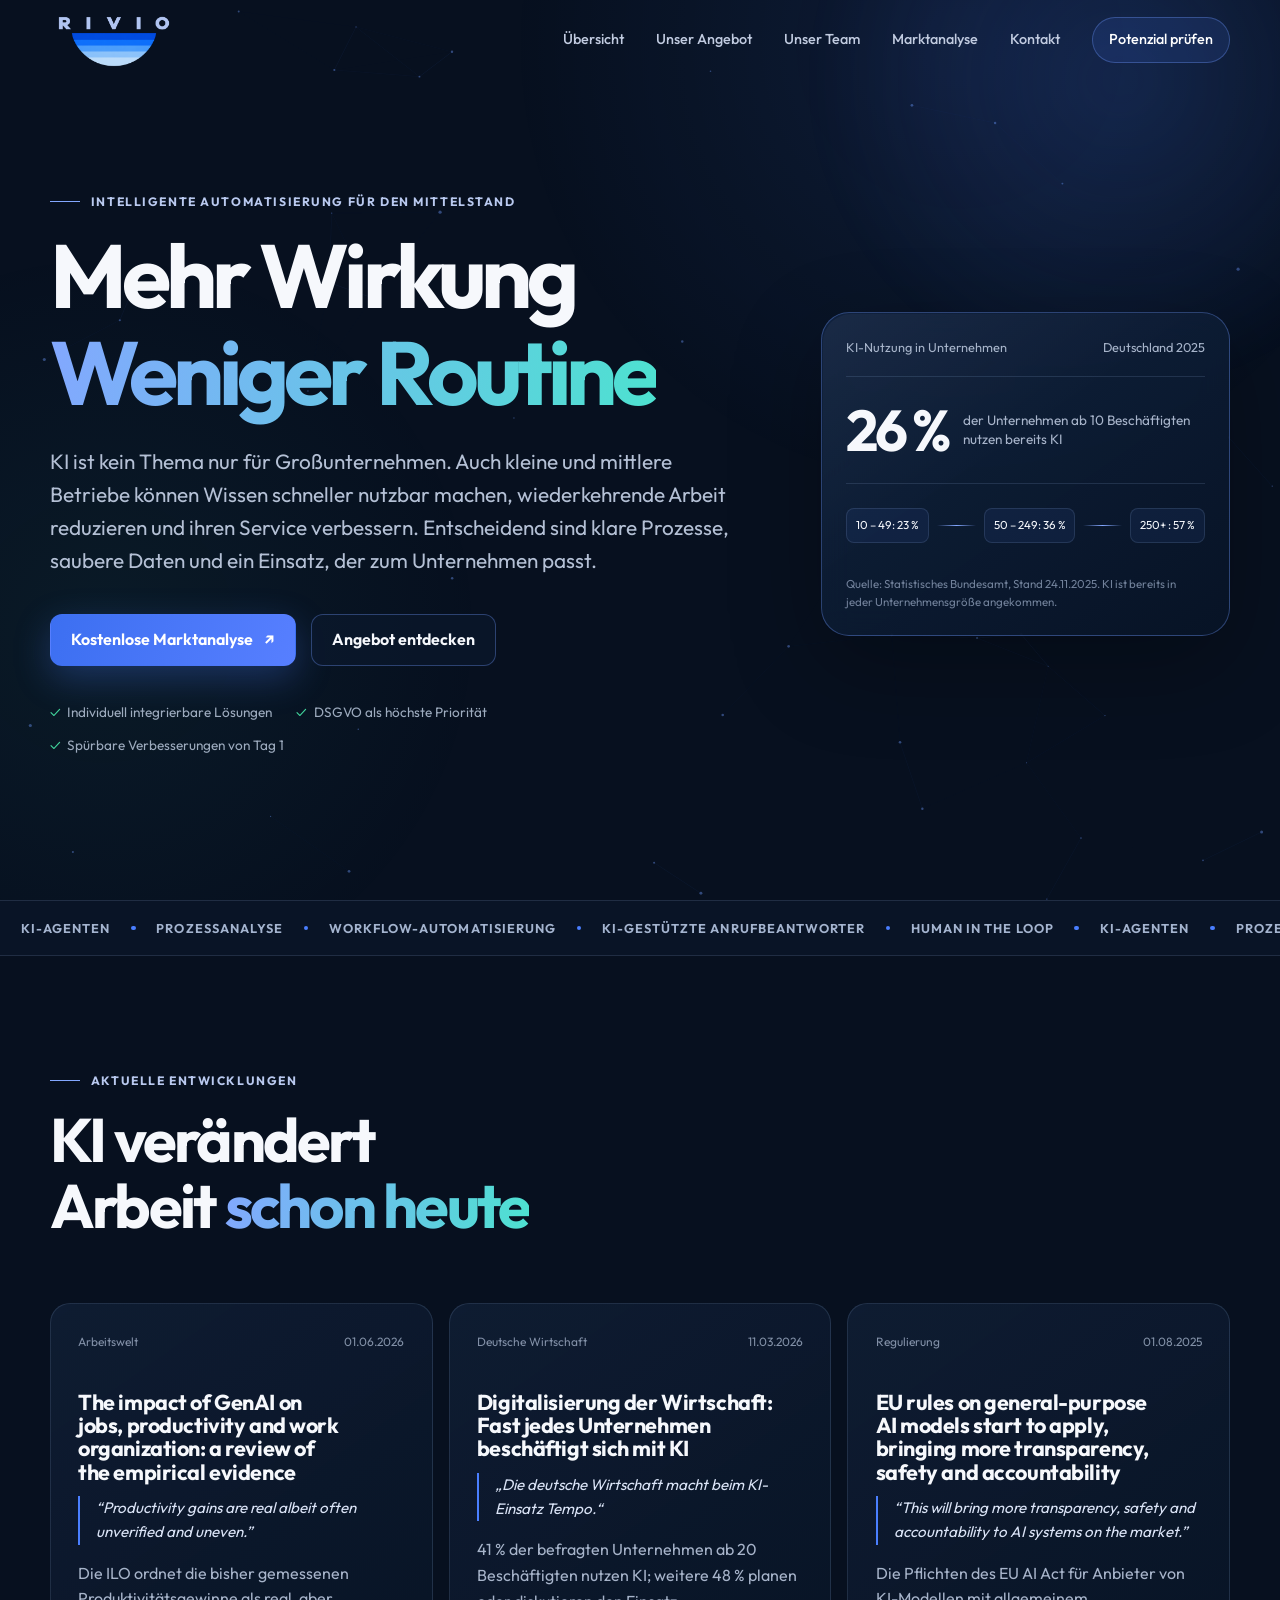
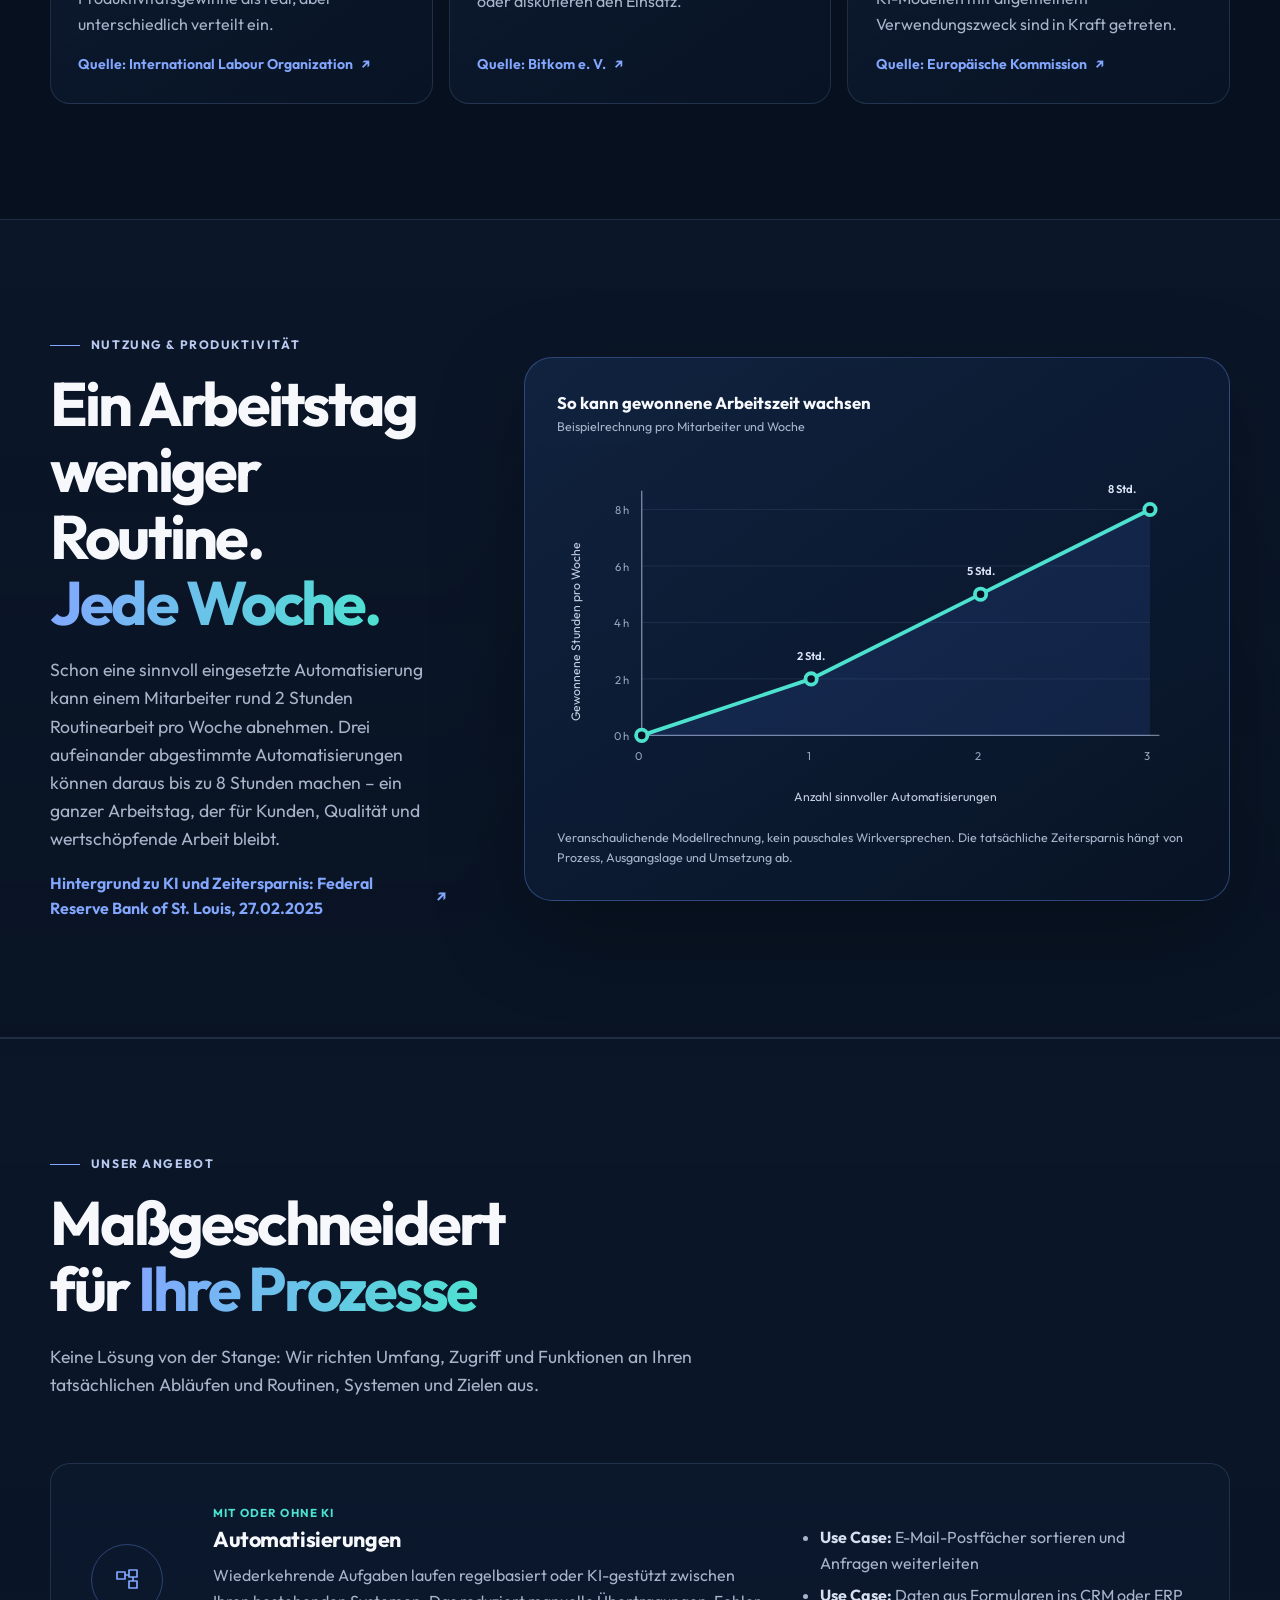
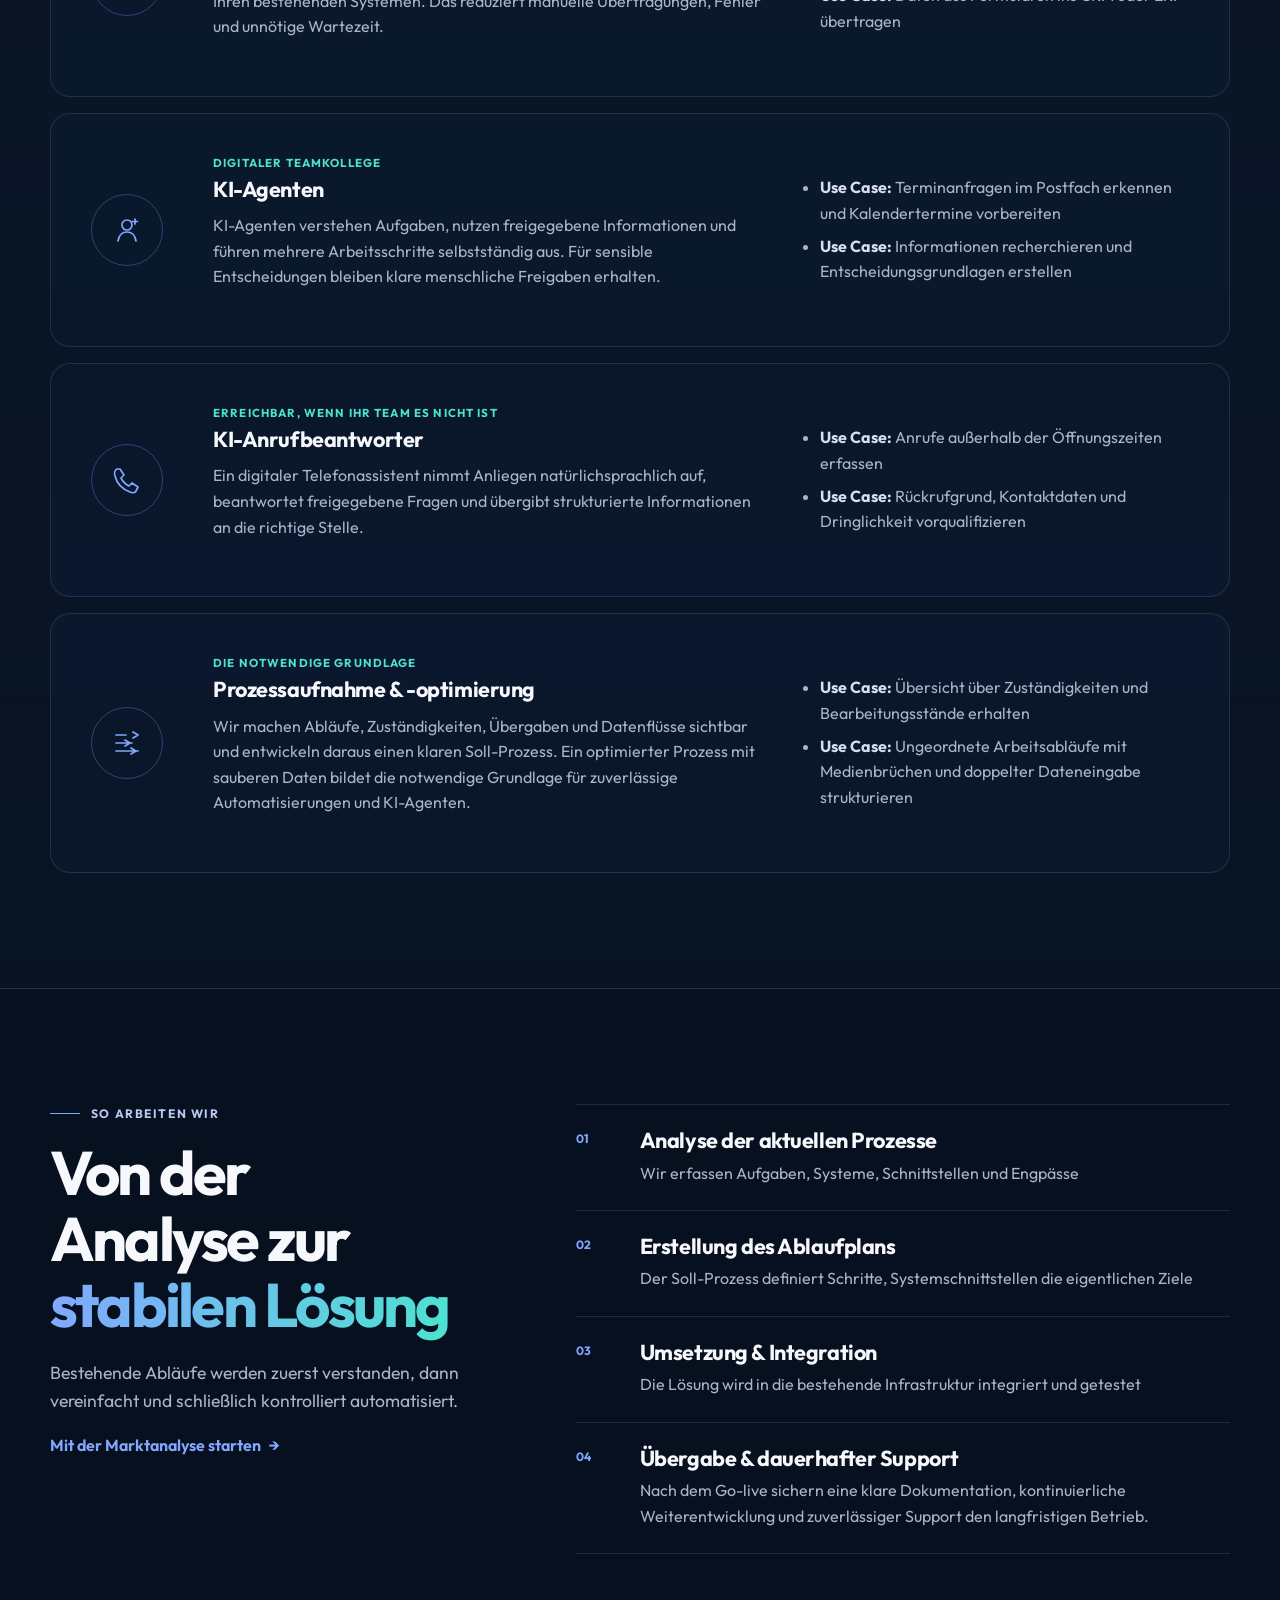
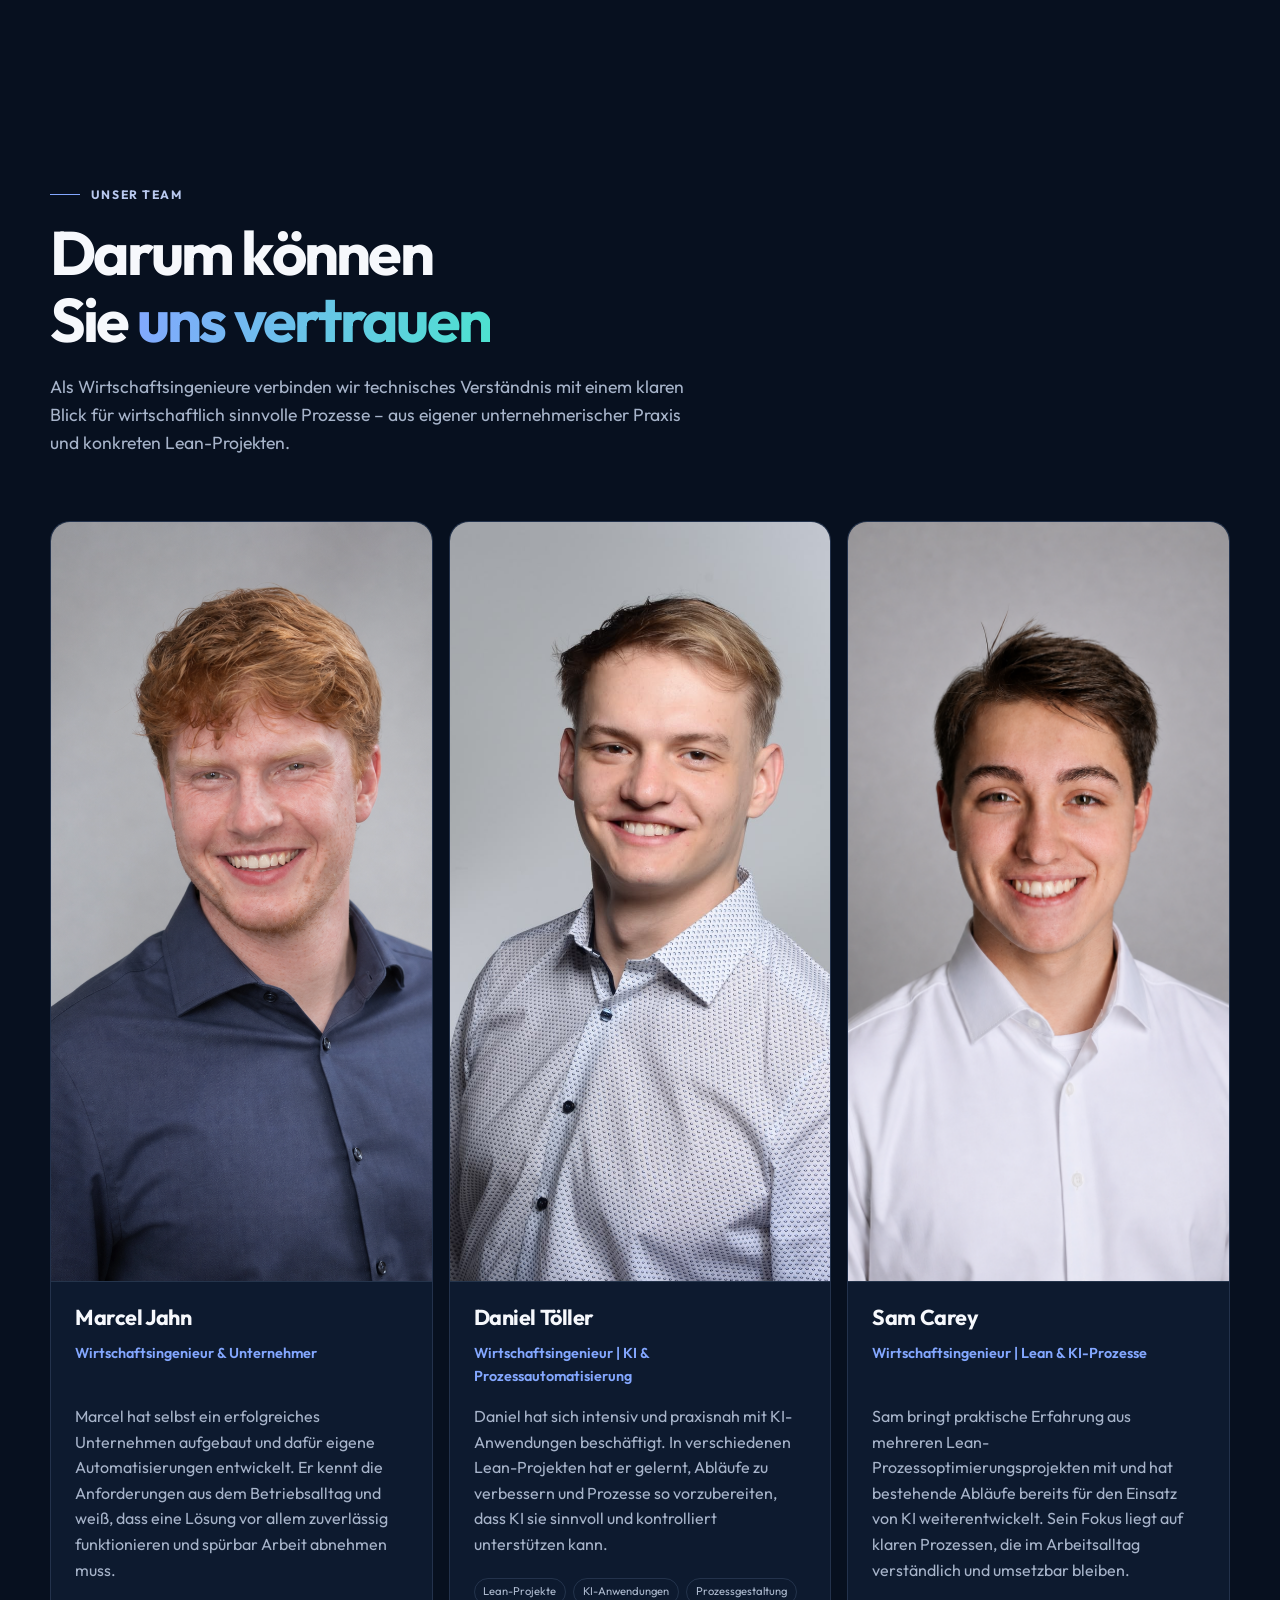
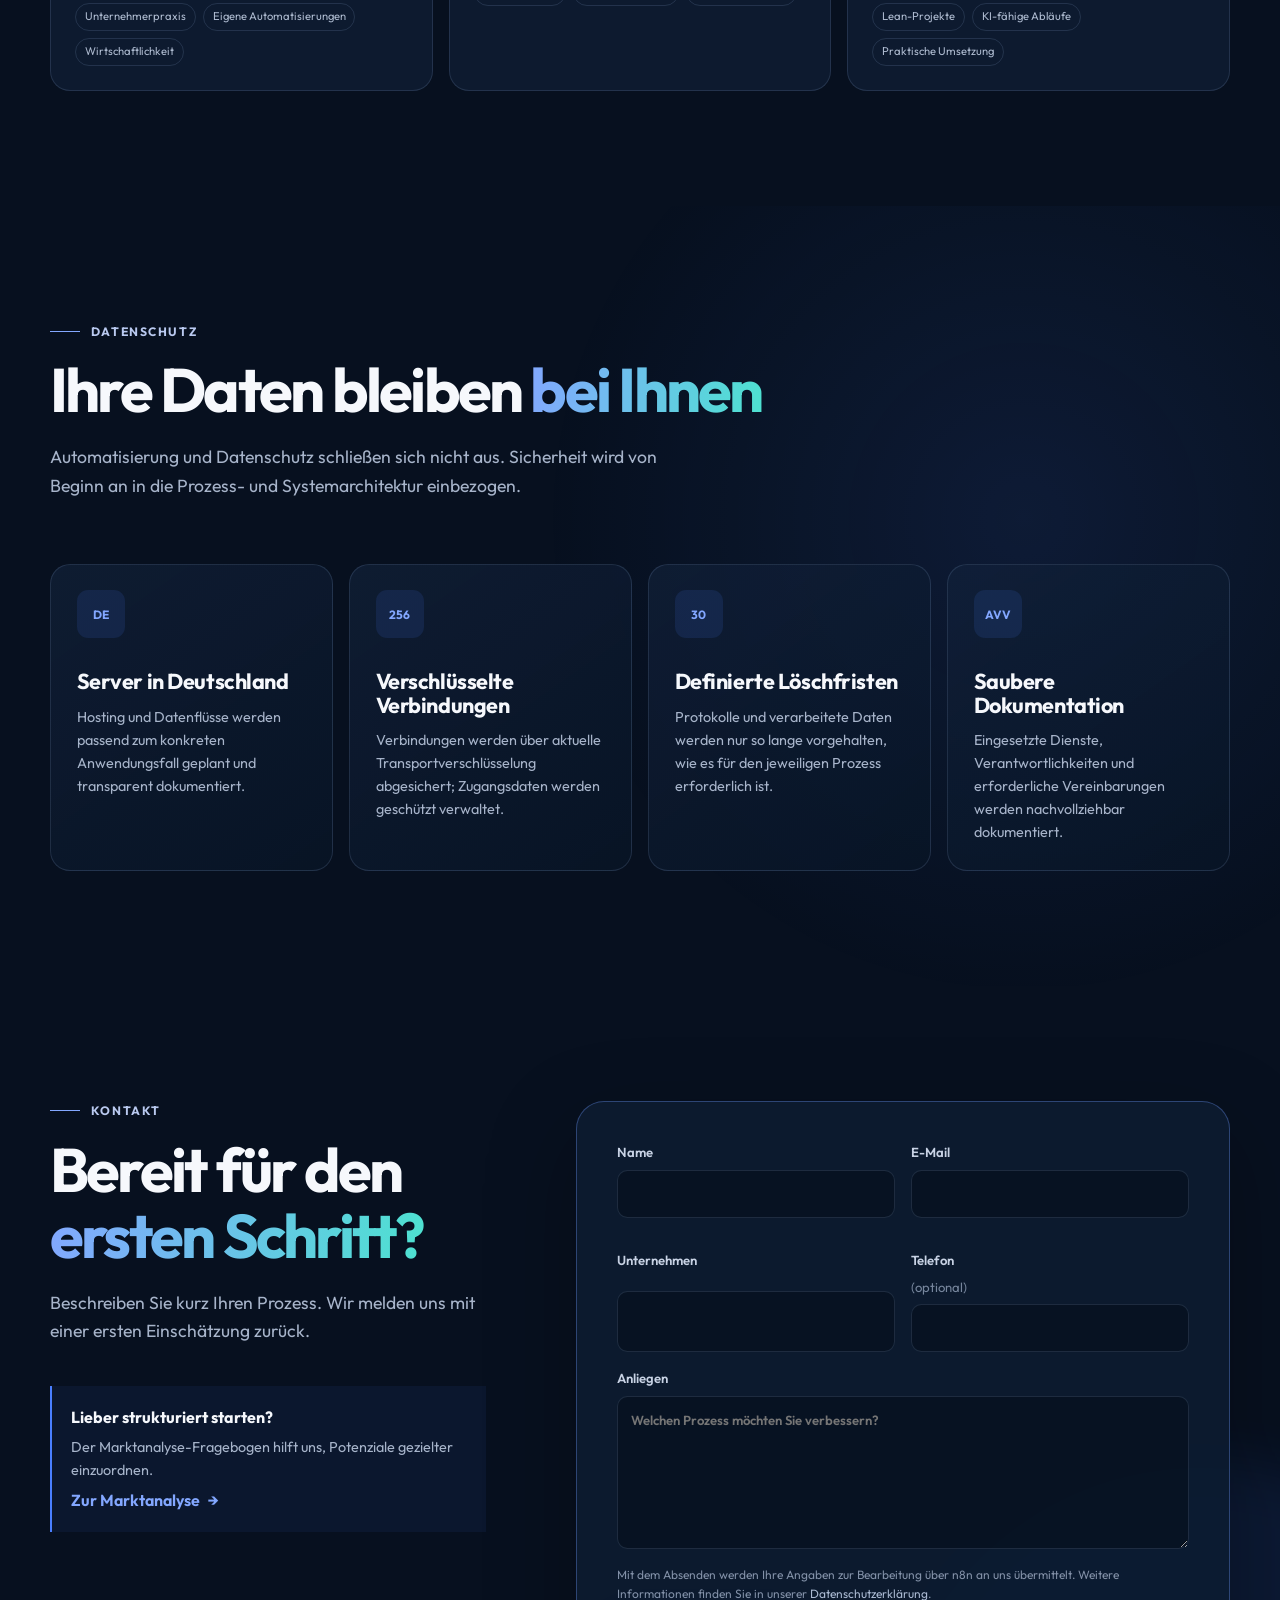
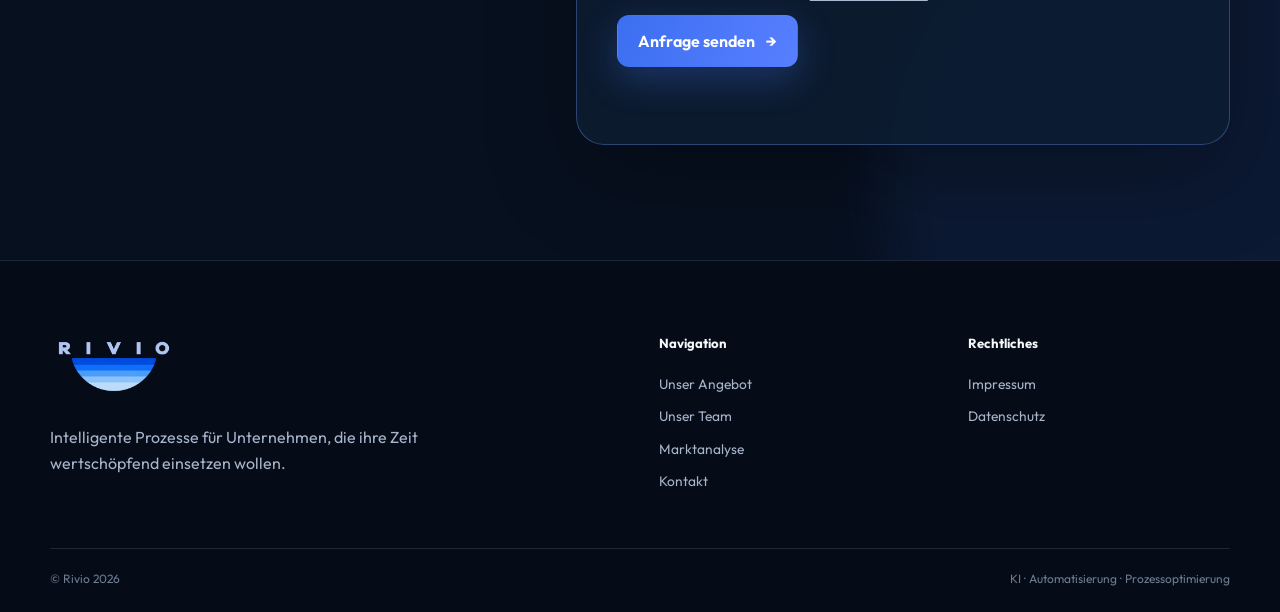
<file: index.html>
<!DOCTYPE html>
<html lang="de">
<head>
  <meta charset="UTF-8" />
  <meta name="viewport" content="width=device-width, initial-scale=1.0" />
  <meta name="description" content="Wir entwickeln KI-Agenten, Automatisierungen und intelligente Anrufbeantworter für messbar bessere Geschäftsprozesse" />
  <meta name="theme-color" content="#07101f" />
  <meta property="og:title" content="Rivio – Intelligente Automatisierung" />
  <meta property="og:description" content="KI-Agenten, Automatisierungen und Prozessoptimierung für Unternehmen" />
  <meta property="og:image" content="https://rivio-solutions.de/RIVIO_Logo.png?v=20260821-2" />
  <meta property="og:url" content="https://rivio-solutions.de/" />
  <meta property="og:type" content="website" />
  <title>Rivio – KI-Agenten, Automatisierung und Prozessoptimierung</title>
  <link rel="icon" type="image/png" href="RIVIO_Logo.png?v=20260822-1" />
  <link rel="apple-touch-icon" href="RIVIO_Logo.png?v=20260822-1" />
  <link rel="preconnect" href="https://fonts.googleapis.com" />
  <link rel="preconnect" href="https://fonts.gstatic.com" crossorigin />
  <link href="https://fonts.googleapis.com/css2?family=Outfit:wght@300;400;500;600;700;800&display=swap" rel="stylesheet" />
  <link rel="stylesheet" href="assets/css/main.css?v=20260821-1" />
  <script src="assets/js/main.js?v=20260814-1" defer></script>
</head>
<body>
  <a class="skip-link" href="#main-content">Zum Inhalt springen</a>

  <header class="site-header" data-header>
    <div class="nav-shell">
      <a class="brand" href="#overview" aria-label="Rivio Startseite">
        <img class="brand-logo" src="RIVIO_Logo.png?v=20260821-2" alt="" width="1774" height="887" />
      </a>

      <button class="nav-toggle" type="button" aria-expanded="false" aria-controls="primary-navigation" data-nav-toggle>
        <span class="sr-only">Navigation öffnen</span>
        <span></span><span></span><span></span>
      </button>

      <nav class="primary-nav" id="primary-navigation" aria-label="Hauptnavigation" data-nav>
        <a href="#overview">Übersicht</a>
        <a href="#angebot">Unser Angebot</a>
        <a href="#team">Unser Team</a>
        <a href="marktanalyse.html">Marktanalyse</a>
        <a href="#kontakt">Kontakt</a>
        <a class="nav-cta" href="marktanalyse.html">Potenzial prüfen</a>
      </nav>
    </div>
  </header>

  <main id="main-content">
    <section class="hero" id="overview" aria-labelledby="hero-title">
      <canvas class="hero-canvas" data-network-canvas aria-hidden="true"></canvas>
      <div class="hero-glow" aria-hidden="true"></div>
      <div class="container hero-grid">
        <div class="hero-copy">
          <p class="eyebrow"><span></span>Intelligente Automatisierung für den Mittelstand</p>
          <h1 id="hero-title">Mehr Wirkung<br /><span class="gradient-text">Weniger Routine</span></h1>

          <!--
          this shit is ass
          -->
          <p class="hero-lead">KI ist kein Thema nur für Großunternehmen. Auch kleine und mittlere Betriebe können Wissen schneller nutzbar machen, wiederkehrende Arbeit reduzieren und ihren Service verbessern. Entscheidend sind klare Prozesse, saubere Daten und ein Einsatz, der zum Unternehmen passt.</p>
          <div class="hero-actions">
            <a class="button button-primary" href="marktanalyse.html">Kostenlose Marktanalyse <span aria-hidden="true">↗</span></a>
            <a class="button button-secondary" href="#angebot">Angebot entdecken</a>
          </div>
          <ul class="trust-list" aria-label="Rivio Vorteile">
            <li>Individuell integrierbare Lösungen</li>
            <li>DSGVO als höchste Priorität</li>
            <li>Spürbare Verbesserungen von Tag 1</li>
          </ul>
        </div>

        <div class="hero-panel" aria-label="KI-Nutzung in deutschen Unternehmen 2025">
          <div class="panel-topline"><span>KI-Nutzung in Unternehmen</span><span>Deutschland 2025</span></div>
          <div class="metric-main"><strong>26 %</strong><span>der Unternehmen ab 10 Beschäftigten<br />nutzen bereits KI</span></div>
          <div class="flow-line"><span>10 – 49: 23 %</span><i></i><span>50 – 249: 36 %</span><i></i><span>250+ : 57 %</span></div>
          <p><a href="https://www.destatis.de/DE/Themen/Branchen-Unternehmen/Unternehmen/IKT-in-Unternehmen-IKT-Branche/Tabellen/ikti-unternehmen-kuenstliche-intelligenz.html" target="_blank" rel="noopener noreferrer">Quelle: Statistisches Bundesamt, Stand 24.11.2025</a>. KI ist bereits in jeder Unternehmensgröße angekommen.</p>
        </div>
      </div>
    </section>

    <div class="marquee" aria-hidden="true">
      <div class="marquee-track">
        <span>KI-Agenten</span><i></i><span>Prozessanalyse</span><i></i><span>Workflow-Automatisierung</span><i></i><span>KI-gestützte Anrufbeantworter</span><i></i><span>Human in the Loop</span><i></i>
        <span>KI-Agenten</span><i></i><span>Prozessanalyse</span><i></i><span>Workflow-Automatisierung</span><i></i><span>KI-gestützte Anrufbeantworter</span><i></i><span>Human in the Loop</span><i></i>
      </div>
    </div>

    <section class="section" id="news" aria-labelledby="news-title">
      <div class="container">
        <div class="section-heading reveal">
          <p class="eyebrow"><span></span>Aktuelle Entwicklungen</p>
          <h2 id="news-title">KI verändert Arbeit <span class="gradient-text">schon heute</span></h2>
        </div>
        <div class="news-grid">
          <article class="news-card reveal">
            <div class="news-meta"><span>Arbeitswelt</span><time datetime="2026-06-01">01.06.2026</time></div>
            <h3>The impact of GenAI on jobs, productivity and work organization: a review of the empirical evidence</h3>
            <blockquote>“Productivity gains are real albeit often unverified and uneven.”</blockquote>
            <p>Die ILO ordnet die bisher gemessenen Produktivitätsgewinne als real, aber unterschiedlich verteilt ein.</p>
            <a class="text-link" href="https://www.ilo.org/publications/impact-genai-jobs-productivity-and-work-organization-review-empirical" target="_blank" rel="noopener noreferrer">Quelle: International Labour Organization <span aria-hidden="true">↗</span></a>
          </article>
          <article class="news-card reveal">
            <div class="news-meta"><span>Deutsche Wirtschaft</span><time datetime="2026-03-11">11.03.2026</time></div>
            <h3>Digitalisierung der Wirtschaft: Fast jedes Unternehmen beschäftigt sich mit KI</h3>
            <blockquote>„Die deutsche Wirtschaft macht beim KI-Einsatz Tempo.“</blockquote>
            <p>41 % der befragten Unternehmen ab 20 Beschäftigten nutzen KI; weitere 48 % planen oder diskutieren den Einsatz.</p>
            <a class="text-link" href="https://www.bitkom.org/Presse/Presseinformation/Digitalisierung-der-Wirtschaft-Unternehmen-beschaeftigen-sich-mit-KI" target="_blank" rel="noopener noreferrer">Quelle: Bitkom e. V. <span aria-hidden="true">↗</span></a>
          </article>
          <article class="news-card reveal">
            <div class="news-meta"><span>Regulierung</span><time datetime="2025-08-01">01.08.2025</time></div>
            <h3>EU rules on general-purpose AI models start to apply, bringing more transparency, safety and accountability</h3>
            <blockquote>“This will bring more transparency, safety and accountability to AI systems on the market.”</blockquote>
            <p>Die Pflichten des EU AI Act für Anbieter von KI-Modellen mit allgemeinem Verwendungszweck sind in Kraft getreten.</p>
            <a class="text-link" href="https://digital-strategy.ec.europa.eu/en/news/eu-rules-general-purpose-ai-models-start-apply-bringing-more-transparency-safety-and-accountability" target="_blank" rel="noopener noreferrer">Quelle: Europäische Kommission <span aria-hidden="true">↗</span></a>
          </article>
        </div>
      </div>
    </section>

    <section class="section section-muted" id="produktivitaet" aria-labelledby="productivity-title">
      <div class="container productivity-layout">
        <div class="section-heading reveal">
          <p class="eyebrow"><span></span>Nutzung &amp; Produktivität</p>
          <h2 id="productivity-title">Ein Arbeitstag weniger Routine. <span class="gradient-text">Jede Woche.</span></h2>
          <p>Schon eine sinnvoll eingesetzte Automatisierung kann einem Mitarbeiter rund 2 Stunden Routinearbeit pro Woche abnehmen. Drei aufeinander abgestimmte Automatisierungen können daraus bis zu 8 Stunden machen – ein ganzer Arbeitstag, der für Kunden, Qualität und wertschöpfende Arbeit bleibt.</p>
          <a class="text-link" href="https://www.stlouisfed.org/on-the-economy/2025/feb/impact-generative-ai-work-productivity" target="_blank" rel="noopener noreferrer">Hintergrund zu KI und Zeitersparnis: Federal Reserve Bank of St. Louis, 27.02.2025 <span aria-hidden="true">↗</span></a>
        </div>
        <figure class="productivity-chart reveal">
          <figcaption><strong>So kann gewonnene Arbeitszeit wachsen</strong><span>Beispielrechnung pro Mitarbeiter und Woche</span></figcaption>
          <svg viewBox="0 0 680 390" role="img" aria-labelledby="chart-title chart-desc">
            <title id="chart-title">Automatisierungen und gewonnene Arbeitsstunden pro Woche</title>
            <desc id="chart-desc">Die Beispielrechnung zeigt: Eine Automatisierung spart 2 Stunden, zwei sparen 5 Stunden und drei sparen 8 Stunden pro Mitarbeiter und Woche.</desc>
            <g class="chart-grid"><line x1="90" y1="300" x2="630" y2="300"/><line x1="90" y1="240" x2="630" y2="240"/><line x1="90" y1="180" x2="630" y2="180"/><line x1="90" y1="120" x2="630" y2="120"/><line x1="90" y1="60" x2="630" y2="60"/></g>
            <g class="chart-axis"><line x1="90" y1="40" x2="90" y2="300"/><line x1="90" y1="300" x2="640" y2="300"/></g>
            <g class="chart-labels"><text x="76" y="305">0 h</text><text x="76" y="245">2 h</text><text x="76" y="185">4 h</text><text x="76" y="125">6 h</text><text x="76" y="65">8 h</text><text x="90" y="326">0</text><text x="270" y="326">1</text><text x="450" y="326">2</text><text x="630" y="326">3</text><text class="axis-title" x="360" y="370">Anzahl sinnvoller Automatisierungen</text><text class="axis-title axis-title-y" transform="translate(24 190) rotate(-90)">Gewonnene Stunden pro Woche</text></g>
            <path class="chart-area" d="M90 300 L270 240 L450 150 L630 60 L630 300 Z"/>
            <path class="chart-line" d="M90 300 L270 240 L450 150 L630 60"/>
            <g class="chart-points"><circle cx="90" cy="300" r="6"/><circle cx="270" cy="240" r="6"/><circle cx="450" cy="150" r="6"/><circle cx="630" cy="60" r="6"/></g>
            <g class="chart-values"><text x="270" y="220">2 Std.</text><text x="450" y="130">5 Std.</text><text x="600" y="42">8 Std.</text></g>
          </svg>
          <p>Veranschaulichende Modellrechnung, kein pauschales Wirkversprechen. Die tatsächliche Zeitersparnis hängt von Prozess, Ausgangslage und Umsetzung ab.</p>
        </figure>
      </div>
    </section>

    <section class="section section-muted" id="angebot" aria-labelledby="offer-title">
      <div class="container">
        <div class="section-heading reveal">
          <p class="eyebrow"><span></span>Unser Angebot</p>
          <h2 id="offer-title">Maßgeschneidert für <span class="gradient-text">Ihre Prozesse</span></h2>
          <p>Keine Lösung von der Stange: Wir richten Umfang, Zugriff und Funktionen an Ihren tatsächlichen Abläufen und Routinen, Systemen und Zielen aus.</p>
        </div>

        <div class="offer-stack">
          <article class="offer-card reveal">
            <div class="offer-index offer-icon" aria-hidden="true"><svg viewBox="0 0 32 32"><path d="M6 8h8v7H6zM18 17h8v7h-8zM18 6h8v7h-8zM14 11h4M22 13v4"/></svg></div>
            <div>
              <p class="offer-label">Mit oder ohne KI</p>
              <h3>Automatisierungen</h3>
              <p>Wiederkehrende Aufgaben laufen regelbasiert oder KI-gestützt zwischen Ihren bestehenden Systemen. Das reduziert manuelle Übertragungen, Fehler und unnötige Wartezeit.</p>
            </div>
            <ul>
              <li><strong>Use Case:</strong> E-Mail-Postfächer sortieren und Anfragen weiterleiten</li>
              <li><strong>Use Case:</strong> Daten aus Formularen ins CRM oder ERP übertragen</li>
            </ul>
          </article>
          <article class="offer-card reveal">
            <div class="offer-index offer-icon" aria-hidden="true"><svg viewBox="0 0 32 32"><circle cx="16" cy="11" r="5"/><path d="M7 27c1-6 4-9 9-9s8 3 9 9M24 5v5M21.5 7.5h5"/></svg></div>
            <div>
              <p class="offer-label">Digitaler Teamkollege</p>
              <h3>KI-Agenten</h3>
              <p>KI-Agenten verstehen Aufgaben, nutzen freigegebene Informationen und führen mehrere Arbeitsschritte selbstständig aus. Für sensible Entscheidungen bleiben klare menschliche Freigaben erhalten.</p>
            </div>
            <ul>
              <li><strong>Use Case:</strong> Terminanfragen im Postfach erkennen und Kalendertermine vorbereiten</li>
              <li><strong>Use Case:</strong> Informationen recherchieren und Entscheidungsgrundlagen erstellen</li>
            </ul>
          </article>
          <article class="offer-card reveal">
            <div class="offer-index offer-icon" aria-hidden="true"><svg viewBox="0 0 32 32"><path d="M9 5l4 6-3 3c2 4 4 6 8 8l3-3 6 4-2 4c-1 2-4 2-6 1C11 25 6 20 4 12 3 9 4 6 6 5z"/></svg></div>
            <div>
              <p class="offer-label">Erreichbar, wenn Ihr Team es nicht ist</p>
              <h3>KI-Anrufbeantworter</h3>
              <p>Ein digitaler Telefonassistent nimmt Anliegen natürlichsprachlich auf, beantwortet freigegebene Fragen und übergibt strukturierte Informationen an die richtige Stelle.</p>
            </div>
            <ul>
              <li><strong>Use Case:</strong> Anrufe außerhalb der Öffnungszeiten erfassen</li>
              <li><strong>Use Case:</strong> Rückrufgrund, Kontaktdaten und Dringlichkeit vorqualifizieren</li>
            </ul>
          </article>
          <article class="offer-card reveal">
            <div class="offer-index offer-icon" aria-hidden="true"><svg viewBox="0 0 32 32"><path d="M5 8h10M5 16h16M5 24h22M22 5l5 3-5 3M14 13l5 3-5 3M20 21l5 3-5 3"/></svg></div>
            <div>
              <p class="offer-label">Die notwendige Grundlage</p>
              <h3>Prozessaufnahme &amp; -optimierung</h3>
              <p>Wir machen Abläufe, Zuständigkeiten, Übergaben und Datenflüsse sichtbar und entwickeln daraus einen klaren Soll-Prozess. Ein optimierter Prozess mit sauberen Daten bildet die notwendige Grundlage für zuverlässige Automatisierungen und KI-Agenten.</p>
            </div>
            <ul>
              <li><strong>Use Case:</strong> Übersicht über Zuständigkeiten und Bearbeitungsstände erhalten</li>
              <li><strong>Use Case:</strong> Ungeordnete Arbeitsabläufe mit Medienbrüchen und doppelter Dateneingabe strukturieren</li>
            </ul>
          </article>
        </div>
      </div>
    </section>

    <section class="section" id="prozess" aria-labelledby="process-title">
      <div class="container process-layout">
        <div class="section-heading reveal">
          <p class="eyebrow"><span></span>So arbeiten wir</p>
          <h2 id="process-title">Von der Analyse zur <span class="gradient-text">stabilen Lösung</span></h2>
          <p>Bestehende Abläufe werden zuerst verstanden, dann vereinfacht und schließlich kontrolliert automatisiert.</p>
          <a class="text-link" href="marktanalyse.html">Mit der Marktanalyse starten <span aria-hidden="true">→</span></a>
        </div>
        <ol class="process-list">
          <li class="reveal"><span>01</span><div><h3>Analyse der aktuellen Prozesse</h3><p>Wir erfassen Aufgaben, Systeme, Schnittstellen und Engpässe</p></div></li>
          <li class="reveal"><span>02</span><div><h3>Erstellung des Ablaufplans</h3><p>Der Soll-Prozess definiert Schritte, Systemschnittstellen die eigentlichen Ziele</p></div></li>
          <li class="reveal"><span>03</span><div><h3>Umsetzung &amp; Integration</h3><p>Die Lösung wird in die bestehende Infrastruktur integriert und getestet</p></div></li>
          <li class="reveal"><span>04</span><div><h3>Übergabe &amp; dauerhafter Support</h3><p>Nach dem Go-live sichern eine klare Dokumentation, kontinuierliche Weiterentwicklung und zuverlässiger Support den langfristigen Betrieb.</p></div></li>
        </ol>
      </div>
    </section>

    <section class="section" id="team" aria-labelledby="team-title">
      <div class="container">
        <div class="section-heading reveal">
          <p class="eyebrow"><span></span>Unser Team</p>
          <h2 id="team-title">Darum können Sie <span class="gradient-text">uns vertrauen</span></h2>
          <p>Als Wirtschaftsingenieure verbinden wir technisches Verständnis mit einem klaren Blick für wirtschaftlich sinnvolle Prozesse – aus eigener unternehmerischer Praxis und konkreten Lean-Projekten.</p>
        </div>
        <div class="team-grid">
          <article class="team-card reveal">
            <!-- TODO: Platzhalter durch finales Foto ersetzen und Profiltext abstimmen. -->
            <img src="assets/images/team/marcel-jahn.png" alt="Platzhalter für das Profilbild von Marcel Jahn" width="640" height="760" />
            <div class="team-content">
              <h3>Marcel Jahn</h3>
              <p class="team-role">Wirtschaftsingenieur &amp; Unternehmer</p>
              <p>Marcel hat selbst ein erfolgreiches Unternehmen aufgebaut und dafür eigene Automatisierungen entwickelt. Er kennt die Anforderungen aus dem Betriebsalltag und weiß, dass eine Lösung vor allem zuverlässig funktionieren und spürbar Arbeit abnehmen muss.</p>
              <ul><li>Unternehmerpraxis</li><li>Eigene Automatisierungen</li><li>Wirtschaftlichkeit</li></ul>
            </div>
          </article>
          <article class="team-card reveal">
            <!-- TODO: Platzhalter durch finales Foto ersetzen und Profiltext abstimmen. -->
            <img src="assets/images/team/daniel-toeller.jpeg" alt="Platzhalter für das Profilbild von Daniel Töller" width="640" height="760" />
            <div class="team-content">
              <h3>Daniel Töller</h3>
              <p class="team-role">Wirtschaftsingenieur | KI &amp; Prozessautomatisierung</p>
              <p>Daniel hat sich intensiv und praxisnah mit KI-Anwendungen beschäftigt. In verschiedenen Lean-Projekten hat er gelernt, Abläufe zu verbessern und Prozesse so vorzubereiten, dass KI sie sinnvoll und kontrolliert unterstützen kann.</p>
              <ul><li>Lean-Projekte</li><li>KI-Anwendungen</li><li>Prozessgestaltung</li></ul>
            </div>
          </article>
          <article class="team-card reveal">
            <!-- TODO: Platzhalter durch finales Foto ersetzen und Profiltext abstimmen. -->
            <img src="assets/images/team/sam-carey.png" alt="Platzhalter für das Profilbild von Sam Carey" width="640" height="760" />
            <div class="team-content">
              <h3>Sam Carey</h3>
              <p class="team-role">Wirtschaftsingenieur | Lean &amp; KI-Prozesse</p>
              <p>Sam bringt praktische Erfahrung aus mehreren Lean-Prozessoptimierungsprojekten mit und hat bestehende Abläufe bereits für den Einsatz von KI weiterentwickelt. Sein Fokus liegt auf klaren Prozessen, die im Arbeitsalltag verständlich und umsetzbar bleiben.</p>
              <ul><li>Lean-Projekte</li><li>KI-fähige Abläufe</li><li>Praktische Umsetzung</li></ul>
            </div>
          </article>
        </div>
      </div>
    </section>

    <section class="section section-security" aria-labelledby="security-title">
      <div class="container">
        <div class="section-heading reveal">
          <p class="eyebrow"><span></span>Datenschutz</p>
          <h2 id="security-title">Ihre Daten bleiben <span class="gradient-text">bei Ihnen</span></h2>
          <p>Automatisierung und Datenschutz schließen sich nicht aus. Sicherheit wird von Beginn an in die Prozess- und Systemarchitektur einbezogen.</p>
        </div>
        <div class="security-grid">
          <article class="security-card reveal"><span>DE</span><h3>Server in Deutschland</h3><p>Hosting und Datenflüsse werden passend zum konkreten Anwendungsfall geplant und transparent dokumentiert.</p></article>
          <article class="security-card reveal"><span>256</span><h3>Verschlüsselte Verbindungen</h3><p>Verbindungen werden über aktuelle Transportverschlüsselung abgesichert; Zugangsdaten werden geschützt verwaltet.</p></article>
          <article class="security-card reveal"><span>30</span><h3>Definierte Löschfristen</h3><p>Protokolle und verarbeitete Daten werden nur so lange vorgehalten, wie es für den jeweiligen Prozess erforderlich ist.</p></article>
          <article class="security-card reveal"><span>AVV</span><h3>Saubere Dokumentation</h3><p>Eingesetzte Dienste, Verantwortlichkeiten und erforderliche Vereinbarungen werden nachvollziehbar dokumentiert.</p></article>
        </div>
      </div>
    </section>

    <section class="section contact-section" id="kontakt" aria-labelledby="contact-title">
      <div class="container contact-layout">
        <div class="section-heading reveal">
          <p class="eyebrow"><span></span>Kontakt</p>
          <h2 id="contact-title">Bereit für den <span class="gradient-text">ersten Schritt?</span></h2>
          <p>Beschreiben Sie kurz Ihren Prozess. Wir melden uns mit einer ersten Einschätzung zurück.</p>
          <div class="contact-note">
            <strong>Lieber strukturiert starten?</strong>
            <p>Der Marktanalyse-Fragebogen hilft uns, Potenziale gezielter einzuordnen.</p>
            <a class="text-link" href="marktanalyse.html">Zur Marktanalyse <span aria-hidden="true">→</span></a>
          </div>
        </div>

        <form class="contact-form reveal" data-contact-form data-contact-endpoint="https://rivio.app.n8n.cloud/webhook/rivio-contact" aria-describedby="contact-privacy contact-status">
          <div class="field-grid">
            <label>Name<input type="text" name="name" autocomplete="name" minlength="2" maxlength="120" required /></label>
            <label>E-Mail<input type="email" name="email" autocomplete="email" maxlength="254" required /></label>
            <label>Unternehmen<input type="text" name="company" autocomplete="organization" maxlength="160" /></label>
            <label>Telefon <span>(optional)</span><input type="tel" name="phone" autocomplete="tel" maxlength="80" /></label>
          </div>
          <label>Anliegen<textarea name="message" rows="6" minlength="10" maxlength="5000" required placeholder="Welchen Prozess möchten Sie verbessern?"></textarea></label>
          <div class="form-honeypot" aria-hidden="true">
            <label>Website<input type="text" name="website" tabindex="-1" autocomplete="off" /></label>
          </div>
          <p class="form-privacy" id="contact-privacy">Mit dem Absenden werden Ihre Angaben zur Bearbeitung über n8n an uns übermittelt. Weitere Informationen finden Sie in unserer <a href="datenschutz.html">Datenschutzerklärung</a>.</p>
          <button class="button button-primary" type="submit" data-submit-button><span data-submit-label>Anfrage senden</span> <span aria-hidden="true">→</span></button>
          <p class="form-status" id="contact-status" role="status" aria-live="polite" data-form-status></p>
        </form>
      </div>
    </section>
  </main>

  <footer class="site-footer">
    <div class="container footer-grid">
      <div>
        <a class="brand" href="#overview" aria-label="Zurück zum Seitenanfang">
          <img class="brand-logo" src="RIVIO_Logo.png?v=20260821-2" alt="" width="1774" height="887" />
        </a>
        <p>Intelligente Prozesse für Unternehmen, die ihre Zeit wertschöpfend einsetzen wollen.</p>
      </div>
      <nav aria-label="Footer Navigation">
        <strong>Navigation</strong>
        <a href="#angebot">Unser Angebot</a>
        <a href="#team">Unser Team</a>
        <a href="marktanalyse.html">Marktanalyse</a>
        <a href="#kontakt">Kontakt</a>
      </nav>
      <nav aria-label="Rechtliche Hinweise">
        <strong>Rechtliches</strong>
        <a href="impressum.html">Impressum</a>
        <a href="datenschutz.html">Datenschutz</a>
      </nav>
    </div>
    <div class="container footer-bottom"><span>© Rivio <span data-current-year>2026</span></span><span>KI · Automatisierung · Prozessoptimierung</span></div>
  </footer>
</body>
</html>
</file>
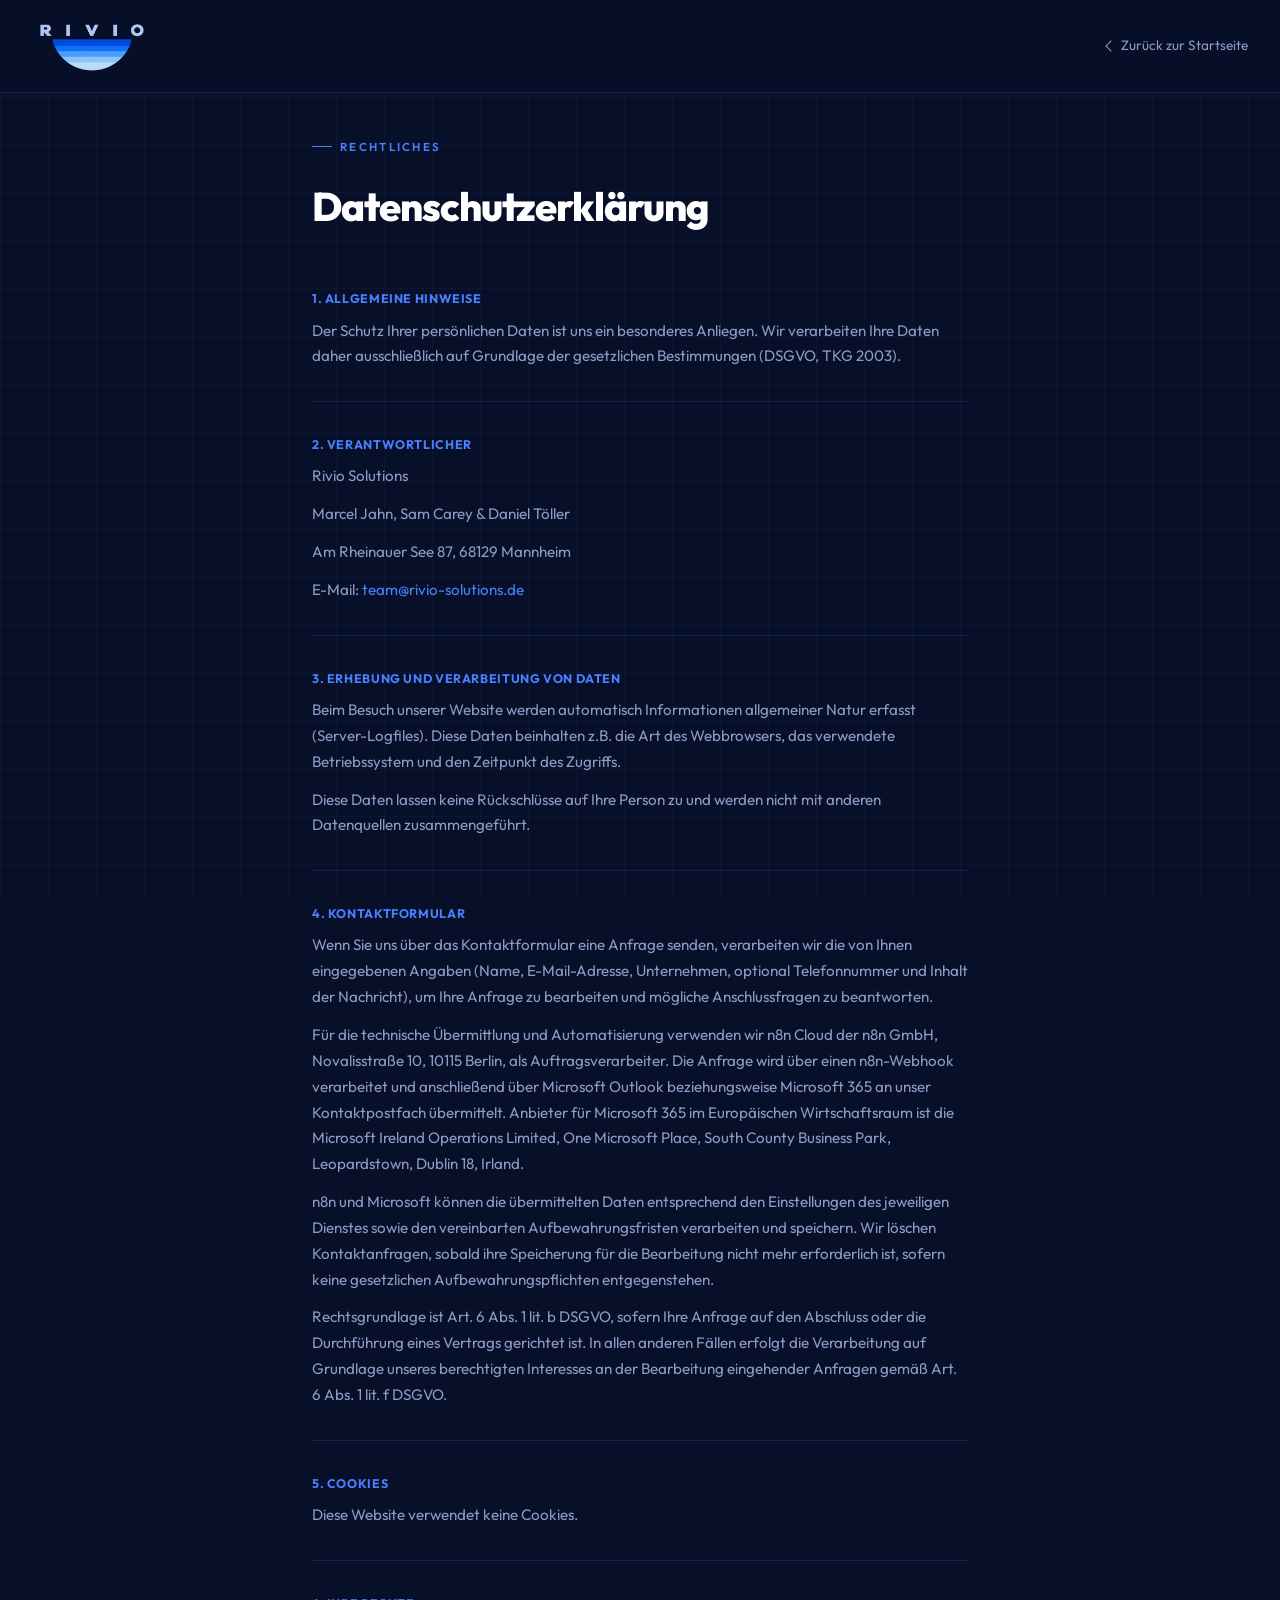
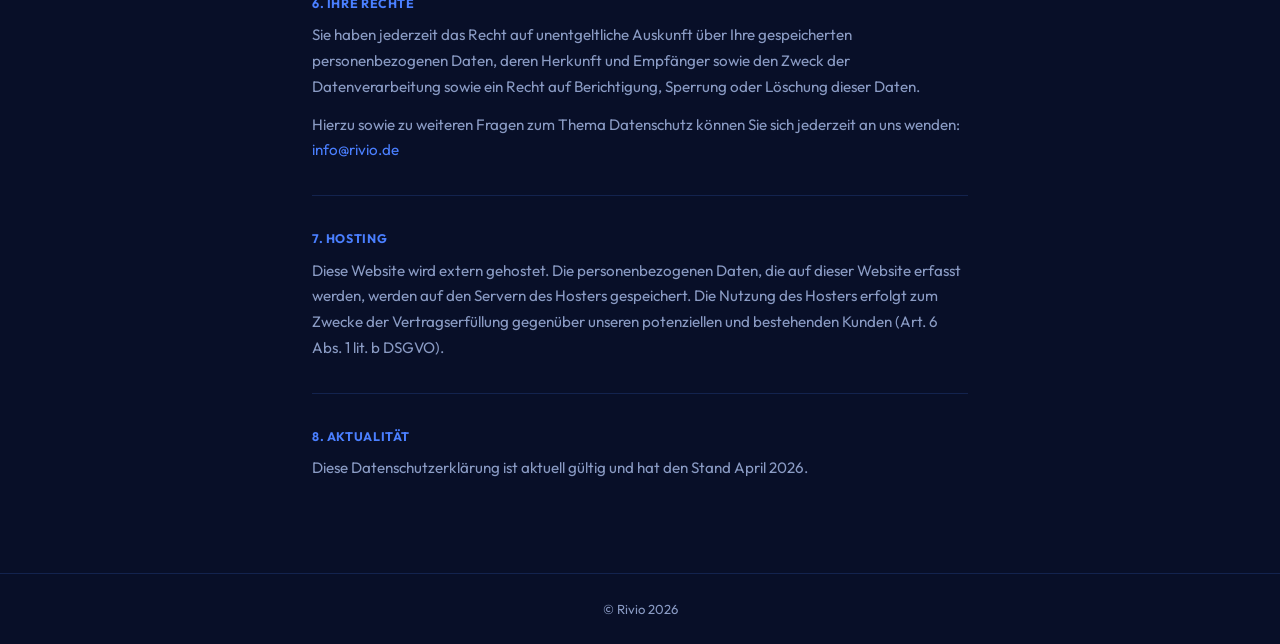
<file: datenschutz.html>
<!DOCTYPE html>
<html lang="de">
<head>
  <meta charset="UTF-8" />
  <meta name="viewport" content="width=device-width, initial-scale=1.0" />
  <title>Datenschutz – Rivio</title>
  <link rel="icon" type="image/png" href="RIVIO_Logo.png?v=20260822-1" />
  <link rel="apple-touch-icon" href="RIVIO_Logo.png?v=20260822-1" />
  <link href="https://fonts.googleapis.com/css2?family=Outfit:wght@400;500;600;700&display=swap" rel="stylesheet" />
  <style>
    *, *::before, *::after { box-sizing: border-box; margin: 0; padding: 0; }
    :root {
      --ink: #080f28; --ink-2: #0e1a40;
      --blue-glow: #4a7fff; --white: #ffffff; --muted: #8a9bc4;
      --border: rgba(74,127,255,0.18); --grid-line: rgba(74,127,255,0.06);
    }
    body {
      font-family: 'Outfit', sans-serif;
      background: var(--ink); color: var(--white);
      line-height: 1.7; min-height: 100vh;
    }
    body::before {
      content: ''; position: fixed; inset: 0;
      background-image:
        linear-gradient(var(--grid-line) 1px, transparent 1px),
        linear-gradient(90deg, var(--grid-line) 1px, transparent 1px);
      background-size: 48px 48px;
      pointer-events: none; z-index: 0;
    }
    nav {
      position: fixed; top: 0; left: 0; right: 0;
      padding: 1rem 2rem;
      background: rgba(8,15,40,0.9);
      backdrop-filter: blur(12px);
      border-bottom: 1px solid var(--border);
      display: flex; align-items: center; justify-content: space-between;
      z-index: 100;
    }
    .nav-brand {
      display: inline-flex; align-items: center;
      text-decoration: none;
    }
    .nav-brand img { display: block; width: 7.5rem; height: auto; }
    .nav-back {
      font-size: 0.85rem; color: var(--muted);
      text-decoration: none; transition: color 0.2s;
      display: flex; align-items: center; gap: 0.4rem;
    }
    .nav-back:hover { color: var(--white); }
    .nav-back::before {
      content: ''; display: inline-block;
      width: 8px; height: 8px;
      border-left: 1.5px solid currentColor;
      border-bottom: 1.5px solid currentColor;
      transform: rotate(45deg);
    }
    main {
      max-width: 720px; margin: 0 auto;
      padding: 8rem 2rem 5rem;
      position: relative; z-index: 1;
    }
    .eyebrow {
      display: inline-flex; align-items: center; gap: 0.5rem;
      font-size: 0.72rem; font-weight: 600;
      letter-spacing: 0.2em; text-transform: uppercase;
      color: var(--blue-glow); margin-bottom: 1rem;
    }
    .eyebrow::before {
      content: ''; display: block;
      width: 20px; height: 1px; background: var(--blue-glow);
    }
    h1 {
      font-size: 2.5rem; font-weight: 800;
      letter-spacing: -0.025em; margin-bottom: 3rem;
    }
    h2 {
      font-size: 0.78rem; font-weight: 700;
      color: var(--blue-glow); margin: 2rem 0 0.5rem;
      letter-spacing: 0.05em; text-transform: uppercase;
    }
    p { color: var(--muted); font-size: 0.95rem; margin-bottom: 0.75rem; }
    a { color: var(--blue-glow); text-decoration: none; }
    a:hover { text-decoration: underline; }
    .divider { width: 100%; height: 1px; background: var(--border); margin: 2rem 0; }
    footer {
      border-top: 1px solid var(--border);
      padding: 1.5rem 2rem; text-align: center;
      color: var(--muted); font-size: 0.82rem;
      position: relative; z-index: 1;
    }
  </style>
</head>
<body>

<nav>
  <a href="/" class="nav-brand"><img src="RIVIO_Logo.png?v=20260821-2" alt="Rivio" width="1774" height="887" /></a>
<a href="/" class="nav-back">Zurück zur Startseite</a>
</nav>

<main>
  <div class="eyebrow">Rechtliches</div>
  <h1>Datenschutz&shy;erklärung</h1>

  <h2>1. Allgemeine Hinweise</h2>
  <p>Der Schutz Ihrer persönlichen Daten ist uns ein besonderes Anliegen. Wir verarbeiten Ihre Daten daher ausschließlich auf Grundlage der gesetzlichen Bestimmungen (DSGVO, TKG 2003).</p>

  <div class="divider"></div>

  <h2>2. Verantwortlicher</h2>
  <p>Rivio Solutions<p>  
  <p>Marcel Jahn, Sam Carey & Daniel Töller <p>
 <p>Am Rheinauer See 87, 68129 Mannheim<p>
  <p>E-Mail: <a href="mailto:team@rivio-solutions.de">team@rivio-solutions.de</a></p>

  <div class="divider"></div>

  <h2>3. Erhebung und Verarbeitung von Daten</h2>
  <p>Beim Besuch unserer Website werden automatisch Informationen allgemeiner Natur erfasst (Server-Logfiles). Diese Daten beinhalten z.B. die Art des Webbrowsers, das verwendete Betriebssystem und den Zeitpunkt des Zugriffs.</p>
  <p>Diese Daten lassen keine Rückschlüsse auf Ihre Person zu und werden nicht mit anderen Datenquellen zusammengeführt.</p>

  <div class="divider"></div>

  <h2>4. Kontaktformular</h2>
  <p>Wenn Sie uns über das Kontaktformular eine Anfrage senden, verarbeiten wir die von Ihnen eingegebenen Angaben (Name, E-Mail-Adresse, Unternehmen, optional Telefonnummer und Inhalt der Nachricht), um Ihre Anfrage zu bearbeiten und mögliche Anschlussfragen zu beantworten.</p>
  <p>Für die technische Übermittlung und Automatisierung verwenden wir n8n Cloud der n8n GmbH, Novalisstraße 10, 10115 Berlin, als Auftragsverarbeiter. Die Anfrage wird über einen n8n-Webhook verarbeitet und anschließend über Microsoft Outlook beziehungsweise Microsoft 365 an unser Kontaktpostfach übermittelt. Anbieter für Microsoft 365 im Europäischen Wirtschaftsraum ist die Microsoft Ireland Operations Limited, One Microsoft Place, South County Business Park, Leopardstown, Dublin 18, Irland.</p>
  <p>n8n und Microsoft können die übermittelten Daten entsprechend den Einstellungen des jeweiligen Dienstes sowie den vereinbarten Aufbewahrungsfristen verarbeiten und speichern. Wir löschen Kontaktanfragen, sobald ihre Speicherung für die Bearbeitung nicht mehr erforderlich ist, sofern keine gesetzlichen Aufbewahrungspflichten entgegenstehen.</p>
  <p>Rechtsgrundlage ist Art. 6 Abs. 1 lit. b DSGVO, sofern Ihre Anfrage auf den Abschluss oder die Durchführung eines Vertrags gerichtet ist. In allen anderen Fällen erfolgt die Verarbeitung auf Grundlage unseres berechtigten Interesses an der Bearbeitung eingehender Anfragen gemäß Art. 6 Abs. 1 lit. f DSGVO.</p>

  <div class="divider"></div>

  <h2>5. Cookies</h2>
  <p>Diese Website verwendet keine Cookies.</p>

  <div class="divider"></div>

  <h2>6. Ihre Rechte</h2>
  <p>Sie haben jederzeit das Recht auf unentgeltliche Auskunft über Ihre gespeicherten personenbezogenen Daten, deren Herkunft und Empfänger sowie den Zweck der Datenverarbeitung sowie ein Recht auf Berichtigung, Sperrung oder Löschung dieser Daten.</p>
  <p>Hierzu sowie zu weiteren Fragen zum Thema Datenschutz können Sie sich jederzeit an uns wenden: <a href="mailto:info@rivio.de">info@rivio.de</a></p>

  <div class="divider"></div>

  <h2>7. Hosting</h2>
  <p>Diese Website wird extern gehostet. Die personenbezogenen Daten, die auf dieser Website erfasst werden, werden auf den Servern des Hosters gespeichert. Die Nutzung des Hosters erfolgt zum Zwecke der Vertragserfüllung gegenüber unseren potenziellen und bestehenden Kunden (Art. 6 Abs. 1 lit. b DSGVO).</p>

  <div class="divider"></div>

  <h2>8. Aktualität</h2>
  <p>Diese Datenschutzerklärung ist aktuell gültig und hat den Stand April 2026.</p>
</main>

<footer>© Rivio 2026</footer>

</body>
</html>
</file>
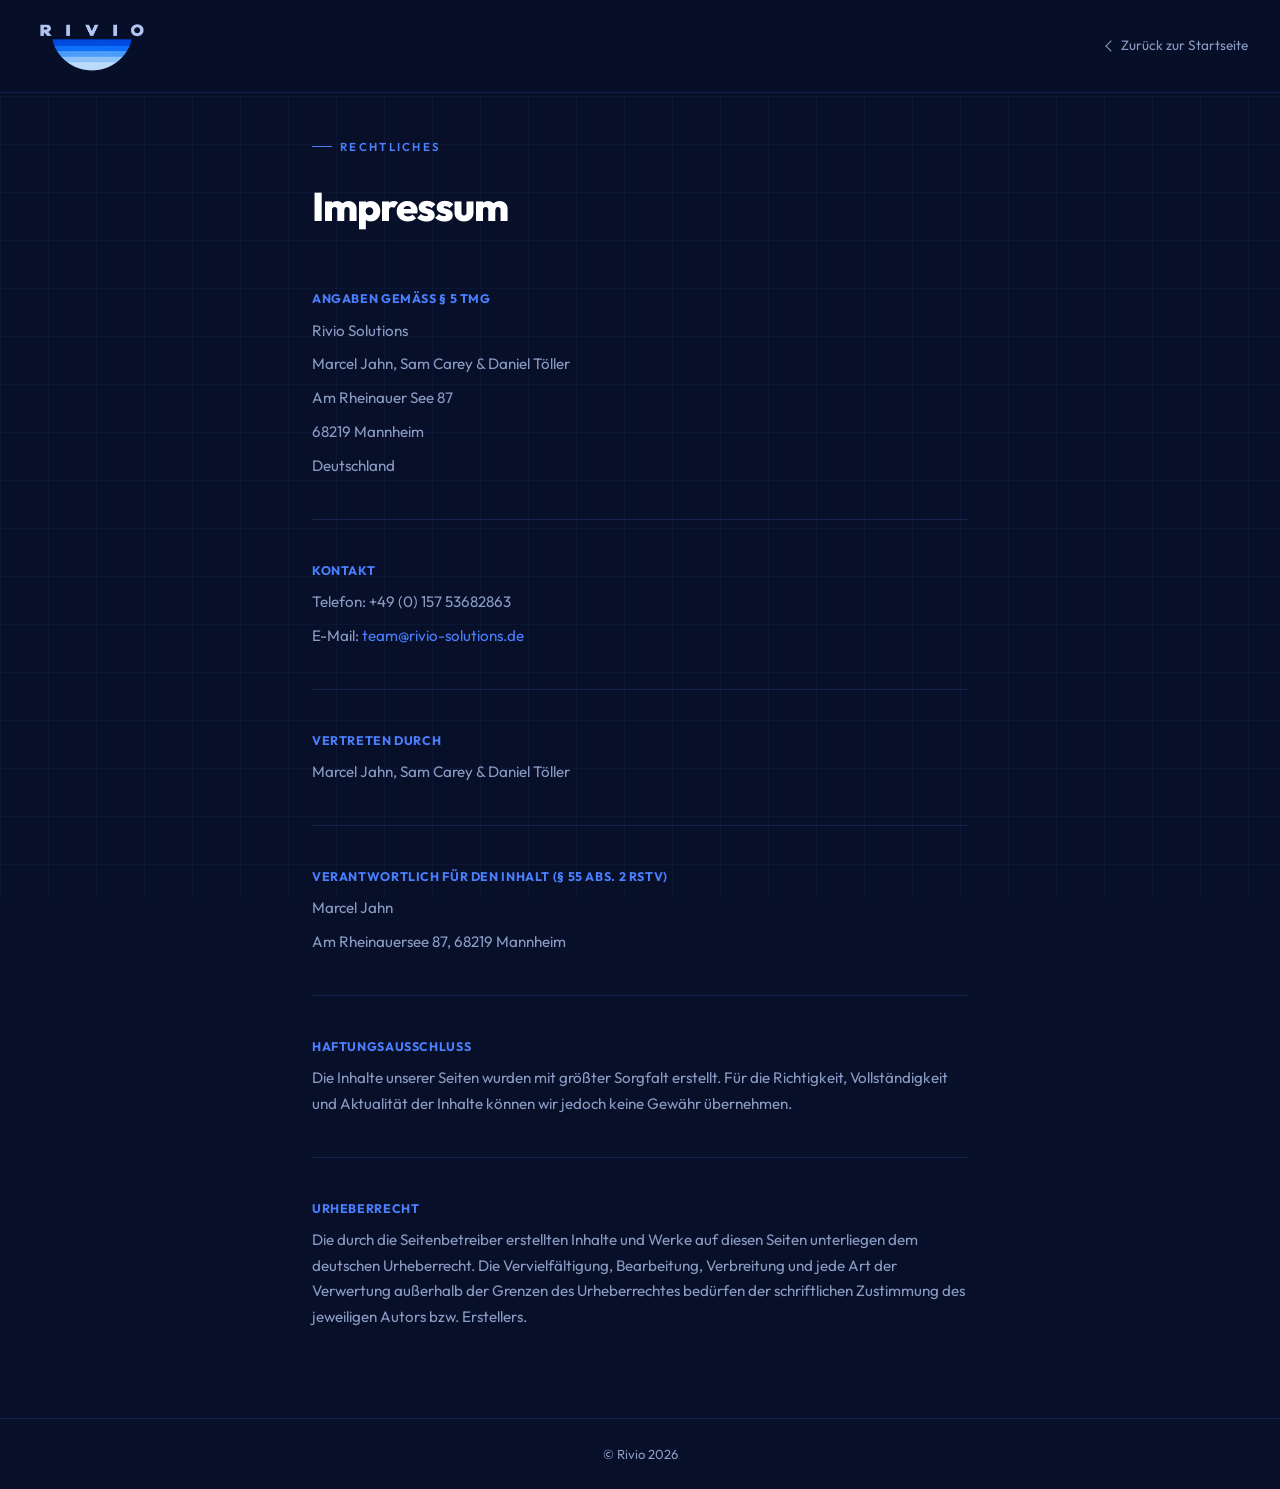
<file: impressum.html>
<!DOCTYPE html>
<html lang="de">
<head>
  <meta charset="UTF-8" />
  <meta name="viewport" content="width=device-width, initial-scale=1.0" />
  <title>Impressum – Rivio</title>
  <link rel="icon" type="image/png" href="RIVIO_Logo.png?v=20260822-1" />
  <link rel="apple-touch-icon" href="RIVIO_Logo.png?v=20260822-1" />
  <link href="https://fonts.googleapis.com/css2?family=Outfit:wght@400;500;600;700&display=swap" rel="stylesheet" />
  <style>
    *, *::before, *::after { box-sizing: border-box; margin: 0; padding: 0; }
    :root {
      --ink: #080f28; --ink-2: #0e1a40;
      --blue-glow: #4a7fff; --white: #ffffff; --muted: #8a9bc4;
      --border: rgba(74,127,255,0.18); --grid-line: rgba(74,127,255,0.06);
    }
    body {
      font-family: 'Outfit', sans-serif;
      background: var(--ink);
      color: var(--white);
      line-height: 1.7;
      min-height: 100vh;
    }
    body::before {
      content: '';
      position: fixed; inset: 0;
      background-image:
        linear-gradient(var(--grid-line) 1px, transparent 1px),
        linear-gradient(90deg, var(--grid-line) 1px, transparent 1px);
      background-size: 48px 48px;
      pointer-events: none; z-index: 0;
    }
    nav {
      position: fixed; top: 0; left: 0; right: 0;
      padding: 1rem 2rem;
      background: rgba(8,15,40,0.9);
      backdrop-filter: blur(12px);
      border-bottom: 1px solid var(--border);
      display: flex; align-items: center; justify-content: space-between;
      z-index: 100;
    }
    .nav-brand {
      display: inline-flex; align-items: center;
      text-decoration: none;
    }
    .nav-brand img { display: block; width: 7.5rem; height: auto; }
    .nav-back {
      font-size: 0.85rem; color: var(--muted);
      text-decoration: none; transition: color 0.2s;
      display: flex; align-items: center; gap: 0.4rem;
    }
    .nav-back:hover { color: var(--white); }
    .nav-back::before {
      content: '';
      display: inline-block;
      width: 8px; height: 8px;
      border-left: 1.5px solid currentColor;
      border-bottom: 1.5px solid currentColor;
      transform: rotate(45deg);
    }
    main {
      max-width: 720px;
      margin: 0 auto;
      padding: 8rem 2rem 5rem;
      position: relative; z-index: 1;
    }
    .eyebrow {
      display: inline-flex; align-items: center; gap: 0.5rem;
      font-size: 0.72rem; font-weight: 600;
      letter-spacing: 0.2em; text-transform: uppercase;
      color: var(--blue-glow); margin-bottom: 1rem;
    }
    .eyebrow::before {
      content: ''; display: block;
      width: 20px; height: 1px; background: var(--blue-glow);
    }
    h1 {
      font-size: 2.5rem; font-weight: 800;
      letter-spacing: -0.025em; margin-bottom: 3rem;
    }
    h2 {
      font-size: 1rem; font-weight: 700;
      color: var(--white); margin: 2rem 0 0.5rem;
      letter-spacing: 0.05em; text-transform: uppercase;
      font-size: 0.78rem; color: var(--blue-glow);
    }
    p { color: var(--muted); font-size: 0.95rem; margin-bottom: 0.5rem; }
    a { color: var(--blue-glow); text-decoration: none; }
    a:hover { text-decoration: underline; }
    .divider {
      width: 100%; height: 1px;
      background: var(--border); margin: 2.5rem 0;
    }
    footer {
      border-top: 1px solid var(--border);
      padding: 1.5rem 2rem; text-align: center;
      color: var(--muted); font-size: 0.82rem;
      position: relative; z-index: 1;
    }
  </style>
</head>
<body>

<nav>
  <a href="/" class="nav-brand"><img src="RIVIO_Logo.png?v=20260821-2" alt="Rivio" width="1774" height="887" /></a>
<a href="/" class="nav-back">Zurück zur Startseite</a>
</nav>

<main>
  <div class="eyebrow">Rechtliches</div>
  <h1>Impressum</h1>

  <h2>Angaben gemäß § 5 TMG</h2>
  <p>Rivio Solutions</p>
  <p>Marcel Jahn, Sam Carey & Daniel Töller</p>
  <p>Am Rheinauer See 87</p>
  <p>68219 Mannheim</p>
  <p>Deutschland</p>

  <div class="divider"></div>

  <h2>Kontakt</h2>
  <p>Telefon: +49 (0) 157 53682863</p>
  <p>E-Mail: <a href="mailto:team@rivio-solutions.de">team@rivio-solutions.de</a></p>

  <div class="divider"></div>

  <h2>Vertreten durch</h2>
  <p>Marcel Jahn, Sam Carey & Daniel Töller </p>

  <div class="divider"></div>

  <h2>Verantwortlich für den Inhalt (§ 55 Abs. 2 RStV)</h2>
  <p>Marcel Jahn</p>
  <p>Am Rheinauersee 87, 68219 Mannheim</p>

  <div class="divider"></div>

  <h2>Haftungsausschluss</h2>
  <p>Die Inhalte unserer Seiten wurden mit größter Sorgfalt erstellt. Für die Richtigkeit, Vollständigkeit und Aktualität der Inhalte können wir jedoch keine Gewähr übernehmen.</p>

  <div class="divider"></div>

  <h2>Urheberrecht</h2>
  <p>Die durch die Seitenbetreiber erstellten Inhalte und Werke auf diesen Seiten unterliegen dem deutschen Urheberrecht. Die Vervielfältigung, Bearbeitung, Verbreitung und jede Art der Verwertung außerhalb der Grenzen des Urheberrechtes bedürfen der schriftlichen Zustimmung des jeweiligen Autors bzw. Erstellers.</p>
</main>

<footer>© Rivio 2026</footer>

</body>
</html>
</file>
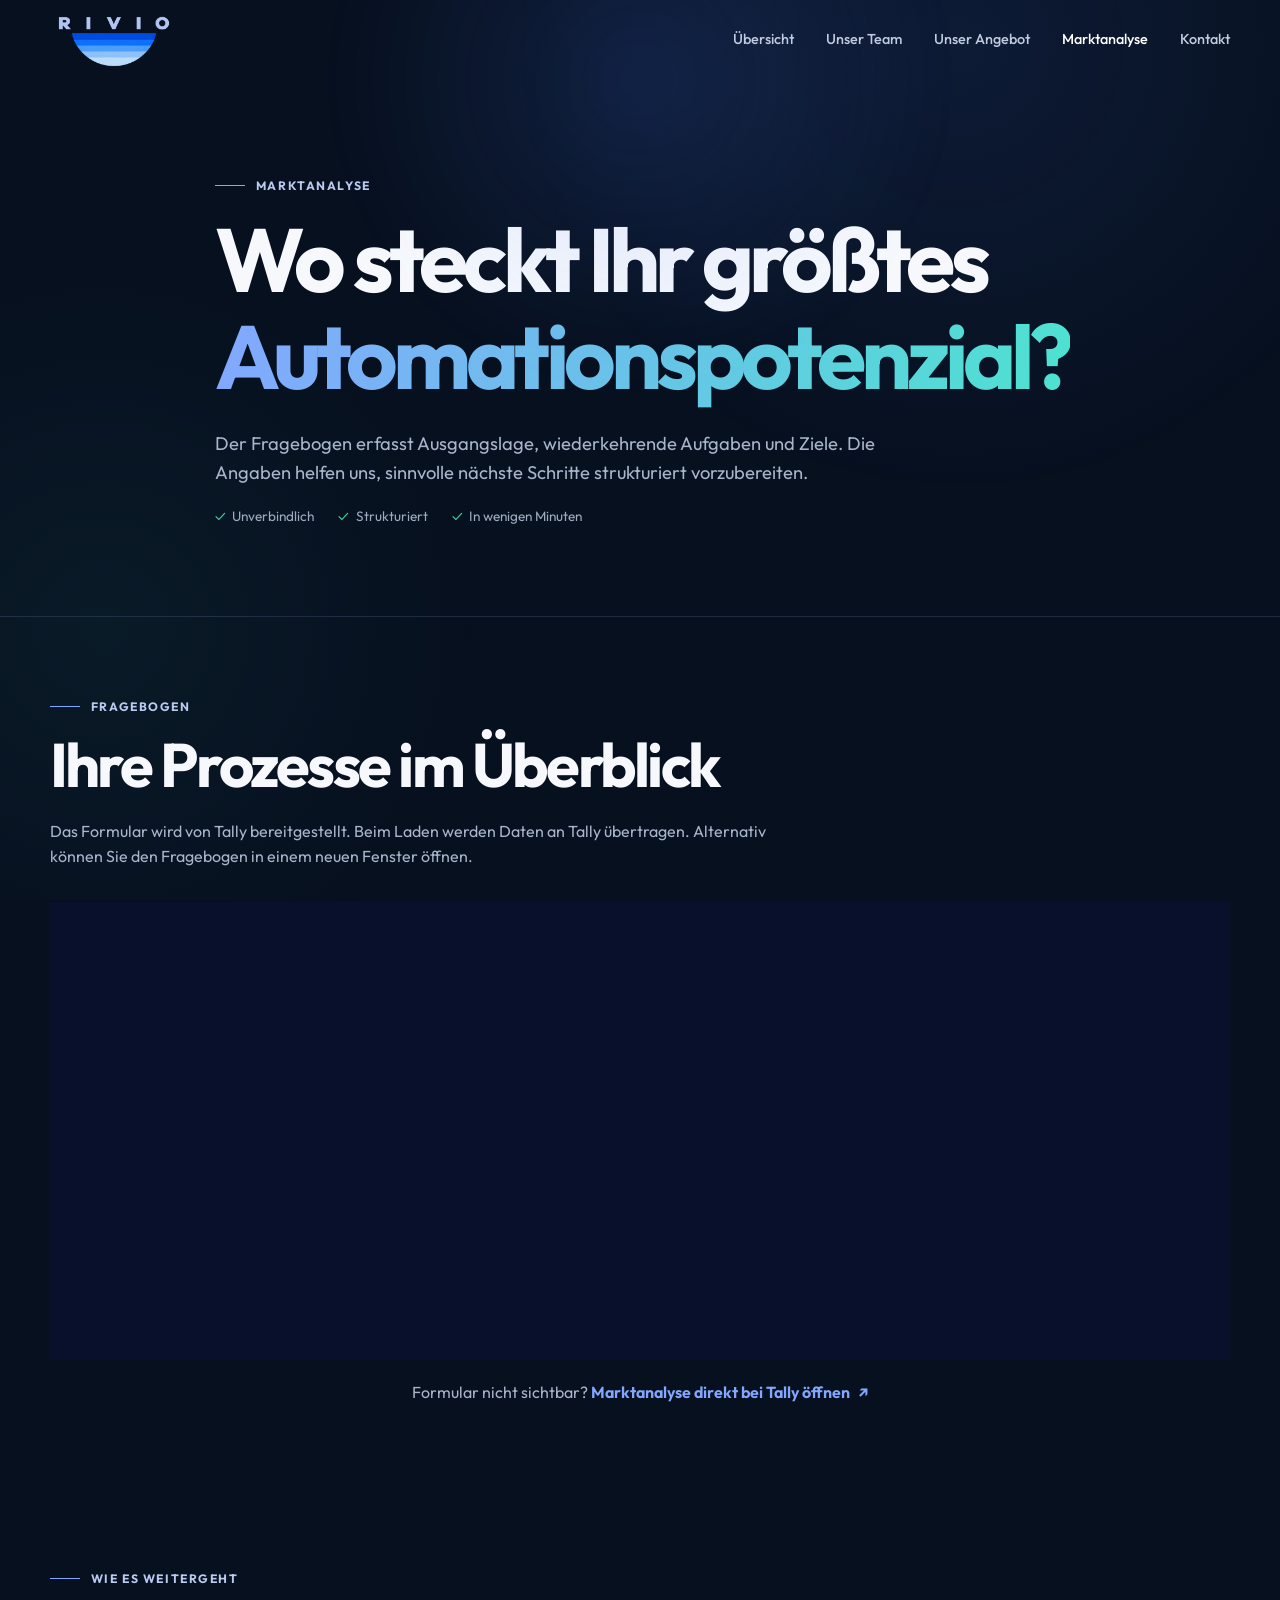
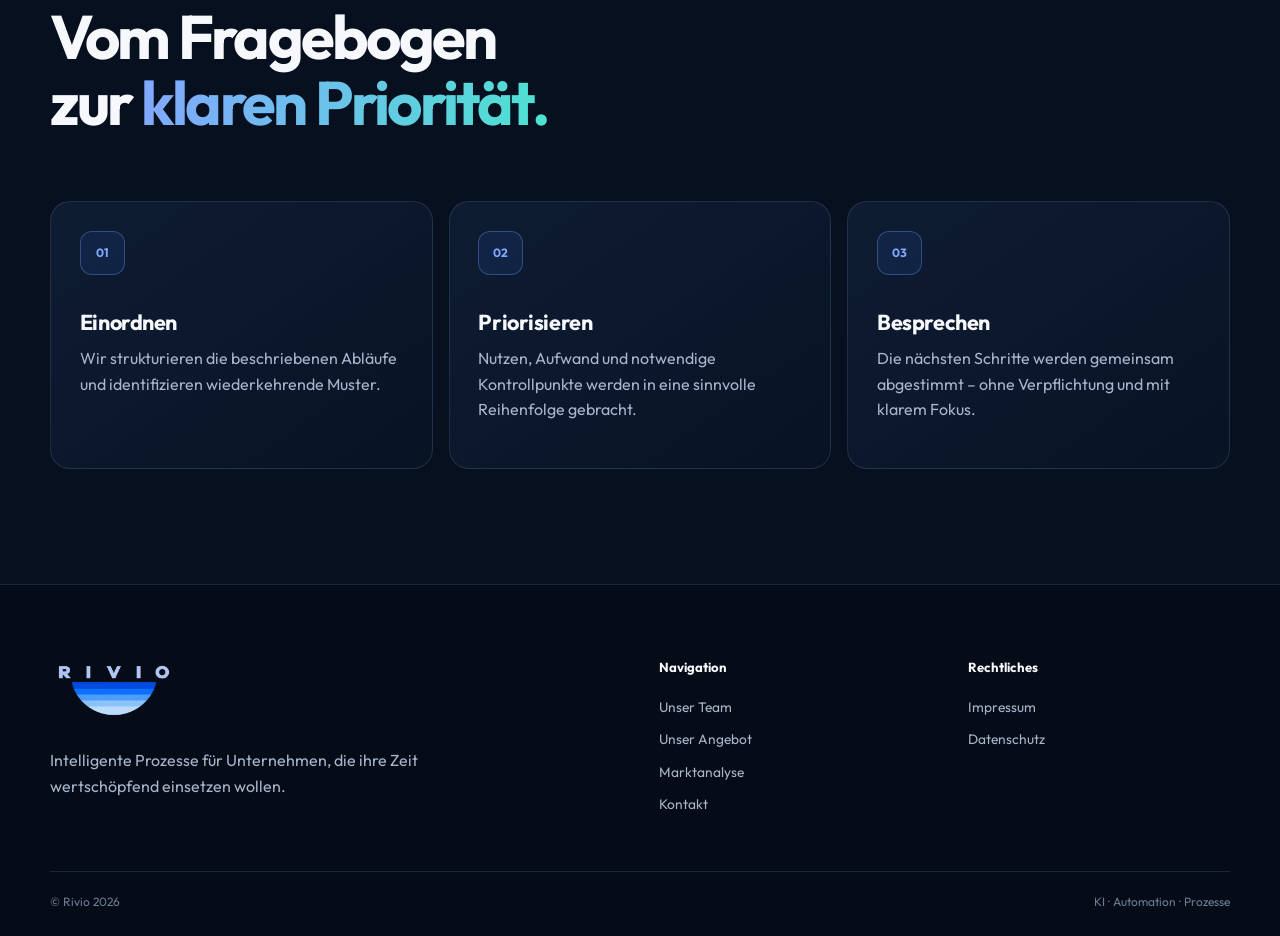
<file: marktanalyse.html>
<!DOCTYPE html>
<html lang="de">
<head>
  <meta charset="UTF-8" />
  <meta name="viewport" content="width=device-width, initial-scale=1.0" />
  <meta name="description" content="Rivio Marktanalyse: Potenziale für KI-Agenten, Automatisierung und Prozessoptimierung strukturiert erfassen." />
  <meta name="theme-color" content="#07101f" />
  <title>Marktanalyse – Rivio</title>
  <link rel="icon" type="image/png" href="RIVIO_Logo.png?v=20260822-1" />
  <link rel="apple-touch-icon" href="RIVIO_Logo.png?v=20260822-1" />
  <link rel="preconnect" href="https://fonts.googleapis.com" />
  <link rel="preconnect" href="https://fonts.gstatic.com" crossorigin />
  <link href="https://fonts.googleapis.com/css2?family=Outfit:wght@300;400;500;600;700;800&display=swap" rel="stylesheet" />
  <link rel="stylesheet" href="assets/css/main.css?v=20260821-1" />
  <script src="assets/js/main.js" defer></script>
</head>
<body>
  <a class="skip-link" href="#main-content">Zum Inhalt springen</a>
  <header class="site-header" data-header>
    <div class="nav-shell">
      <a class="brand" href="index.html" aria-label="Rivio Startseite">
        <img class="brand-logo" src="RIVIO_Logo.png?v=20260821-2" alt="" width="1774" height="887" />
      </a>
      <button class="nav-toggle" type="button" aria-expanded="false" aria-controls="primary-navigation" data-nav-toggle>
        <span class="sr-only">Navigation öffnen</span><span></span><span></span><span></span>
      </button>
      <nav class="primary-nav" id="primary-navigation" aria-label="Hauptnavigation" data-nav>
        <a href="index.html#overview">Übersicht</a>
        <a href="index.html#team">Unser Team</a>
        <a href="index.html#angebot">Unser Angebot</a>
        <a href="marktanalyse.html" aria-current="page">Marktanalyse</a>
        <a href="index.html#kontakt">Kontakt</a>
      </nav>
    </div>
  </header>

  <main id="main-content">
    <section class="subpage-hero">
      <div class="subpage-glow" aria-hidden="true"></div>
      <div class="container narrow">
        <p class="eyebrow"><span></span>Marktanalyse</p>
        <h1>Wo steckt Ihr größtes <span class="gradient-text">Automationspotenzial?</span></h1>
        <p>Der Fragebogen erfasst Ausgangslage, wiederkehrende Aufgaben und Ziele. Die Angaben helfen uns, sinnvolle nächste Schritte strukturiert vorzubereiten.</p>
        <ul class="trust-list"><li>Unverbindlich</li><li>Strukturiert</li><li>In wenigen Minuten</li></ul>
      </div>
    </section>

    <section class="section tally-section" aria-labelledby="questionnaire-title">
      <div class="container">
        <div class="tally-intro reveal">
          <p class="eyebrow"><span></span>Fragebogen</p>
          <h2 id="questionnaire-title">Ihre Prozesse im Überblick</h2>
          <p>Das Formular wird von Tally bereitgestellt. Beim Laden werden Daten an Tally übertragen. Alternativ können Sie den Fragebogen in einem neuen Fenster öffnen.</p>
        </div>
        <div class="tally-frame reveal">
          <iframe
            data-tally-src="https://tally.so/embed/gDxe1K?alignLeft=1&amp;hideTitle=1&amp;dynamicHeight=1"
            title="Rivio Marktanalyse – Tally Fragebogen"
            width="100%"
            height="460"
            loading="lazy"
            frameborder="0"
            marginheight="0"
            marginwidth="0">
          </iframe>
          <script src="https://tally.so/widgets/embed.js" async></script>
          <noscript><p>JavaScript ist deaktiviert. <a href="https://tally.so/r/gDxe1K">Fragebogen direkt bei Tally öffnen</a>.</p></noscript>
        </div>
        <p class="tally-fallback">Formular nicht sichtbar? <a class="text-link" href="https://tally.so/r/gDxe1K" target="_blank" rel="noopener noreferrer">Marktanalyse direkt bei Tally öffnen <span aria-hidden="true">↗</span></a></p>
      </div>
    </section>

    <section class="section analysis-next" aria-labelledby="next-title">
      <div class="container">
        <div class="section-heading reveal">
          <p class="eyebrow"><span></span>Wie es weitergeht</p>
          <h2 id="next-title">Vom Fragebogen zur <span class="gradient-text">klaren Priorität.</span></h2>
        </div>
        <div class="example-grid">
          <article class="example-card reveal"><span class="example-icon">01</span><h3>Einordnen</h3><p>Wir strukturieren die beschriebenen Abläufe und identifizieren wiederkehrende Muster.</p></article>
          <article class="example-card reveal"><span class="example-icon">02</span><h3>Priorisieren</h3><p>Nutzen, Aufwand und notwendige Kontrollpunkte werden in eine sinnvolle Reihenfolge gebracht.</p></article>
          <article class="example-card reveal"><span class="example-icon">03</span><h3>Besprechen</h3><p>Die nächsten Schritte werden gemeinsam abgestimmt – ohne Verpflichtung und mit klarem Fokus.</p></article>
        </div>
      </div>
    </section>
  </main>

  <footer class="site-footer">
    <div class="container footer-grid">
      <div><a class="brand" href="index.html" aria-label="Rivio Startseite"><img class="brand-logo" src="RIVIO_Logo.png?v=20260821-2" alt="" width="1774" height="887" /></a><p>Intelligente Prozesse für Unternehmen, die ihre Zeit wertschöpfend einsetzen wollen.</p></div>
      <nav aria-label="Footer Navigation"><strong>Navigation</strong><a href="index.html#team">Unser Team</a><a href="index.html#angebot">Unser Angebot</a><a href="marktanalyse.html">Marktanalyse</a><a href="index.html#kontakt">Kontakt</a></nav>
      <nav aria-label="Rechtliche Hinweise"><strong>Rechtliches</strong><a href="impressum.html">Impressum</a><a href="datenschutz.html">Datenschutz</a></nav>
    </div>
    <div class="container footer-bottom"><span>© Rivio <span data-current-year>2026</span></span><span>KI · Automation · Prozesse</span></div>
  </footer>
</body>
</html>
</file>
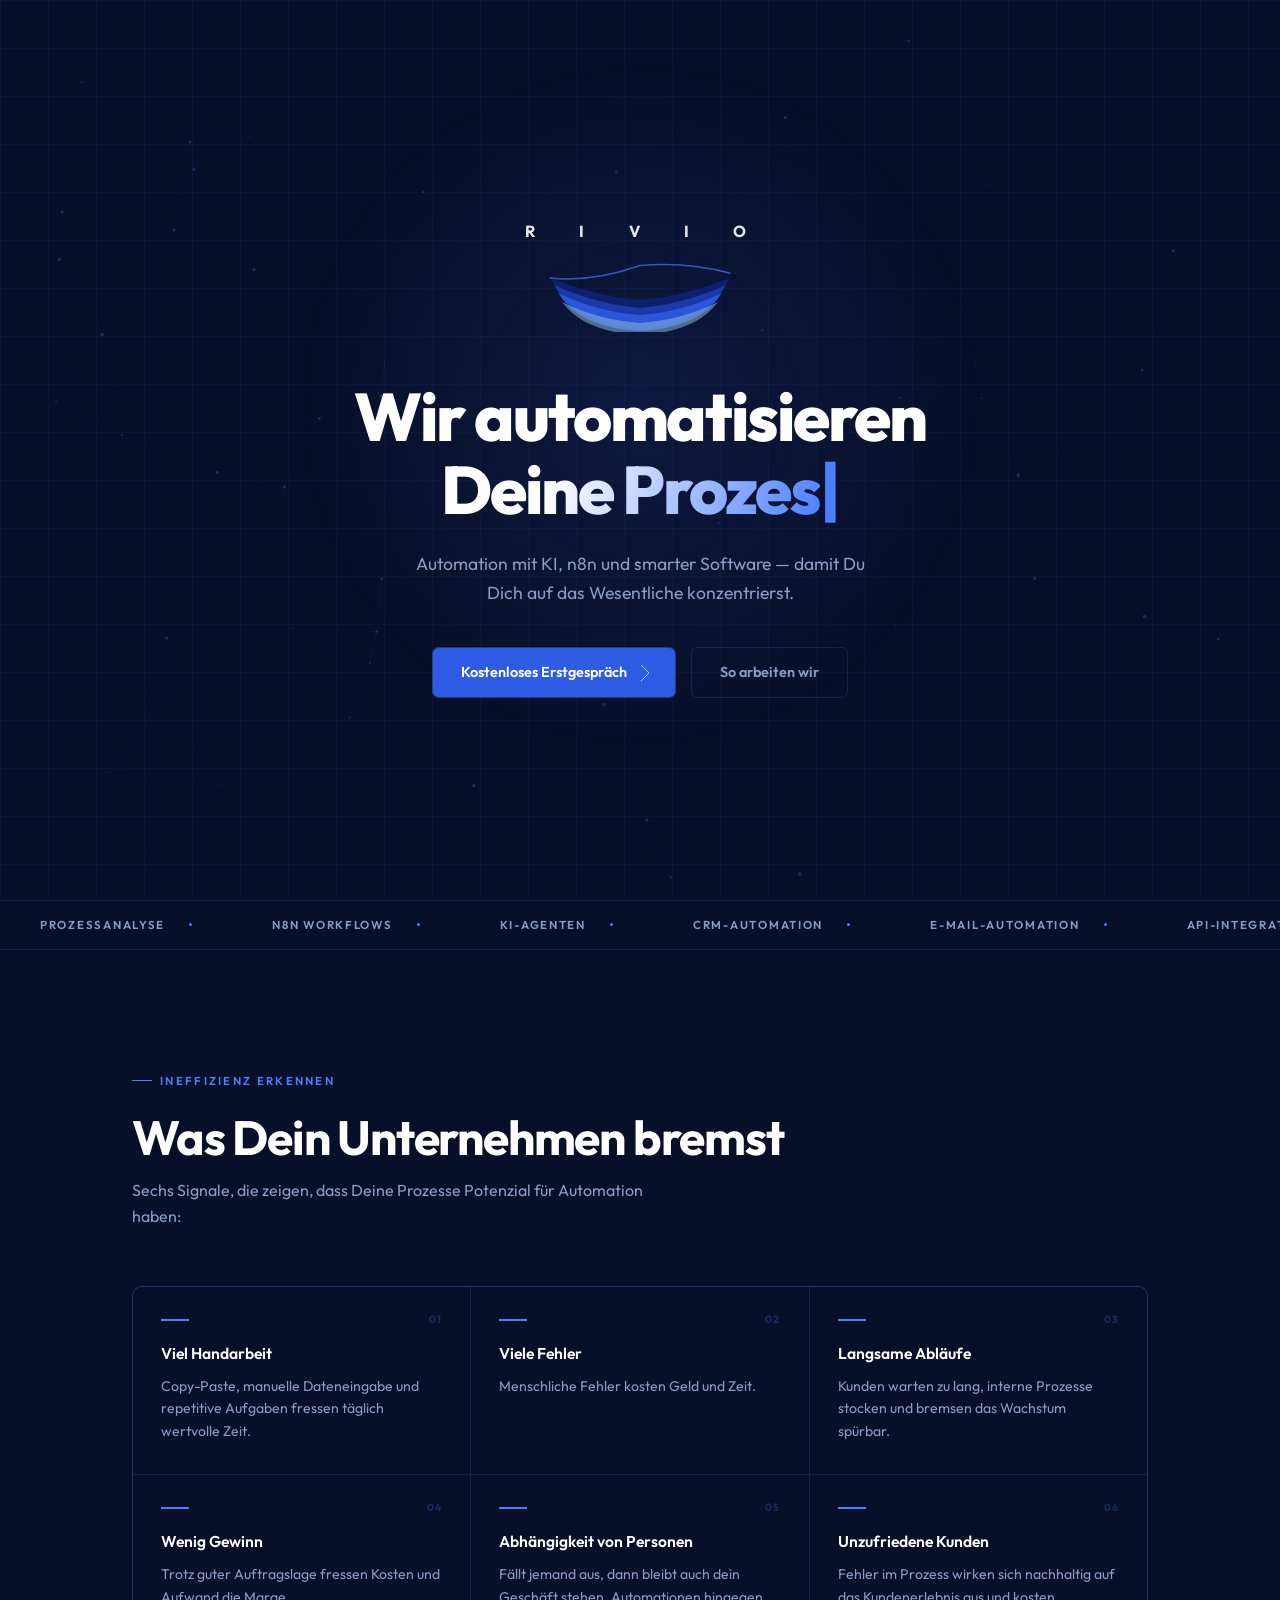
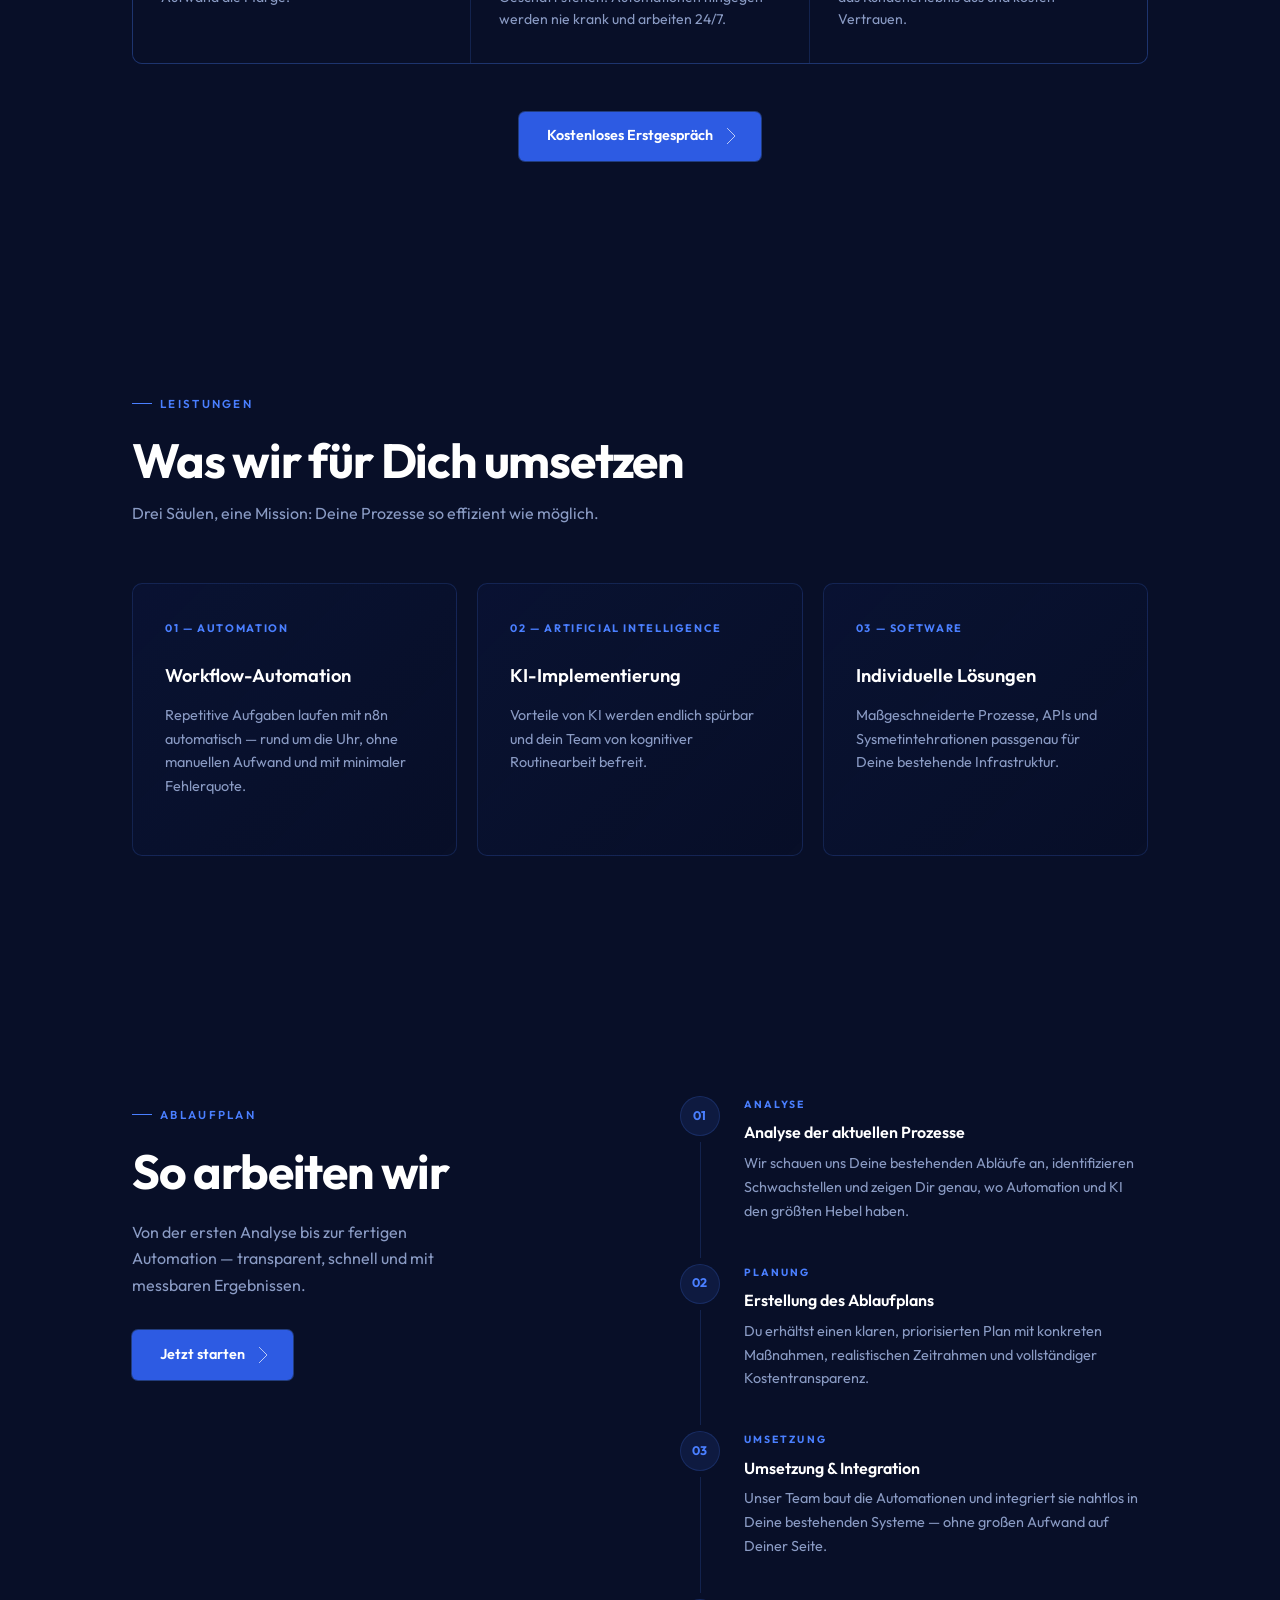
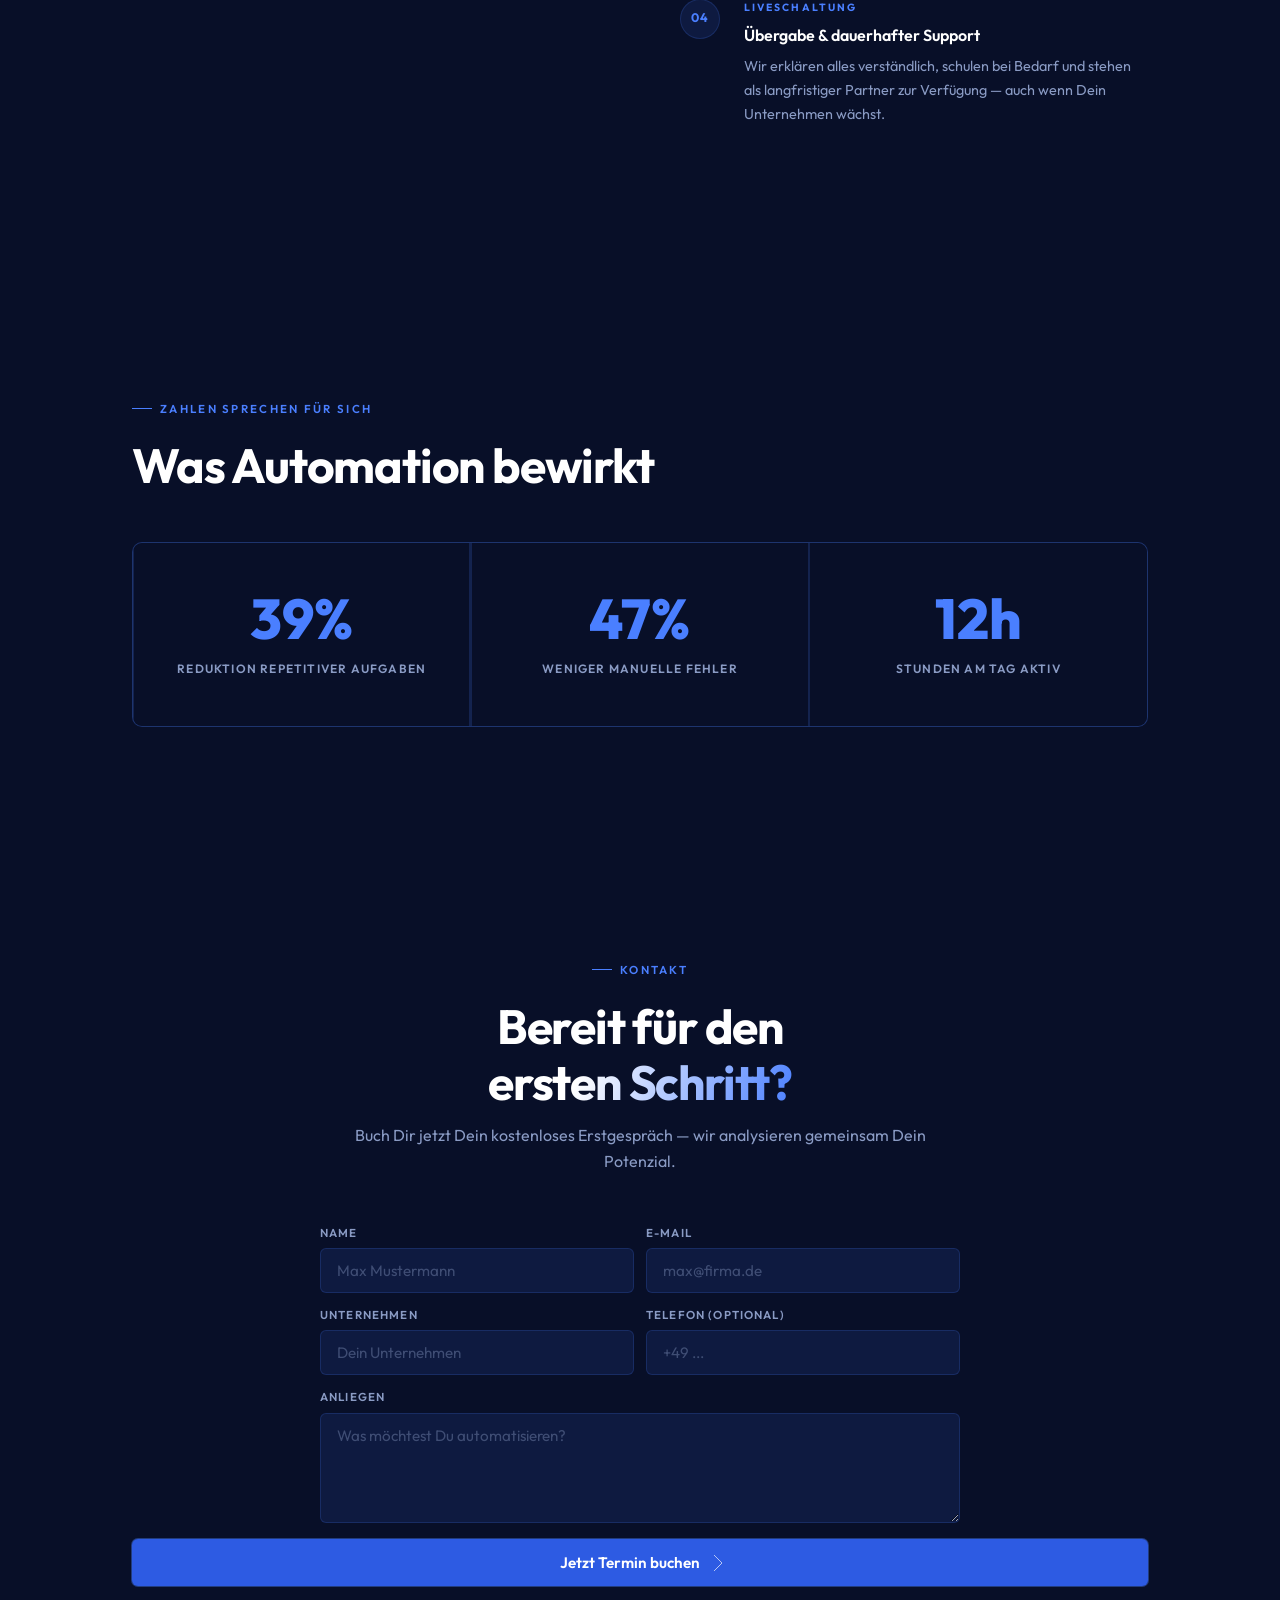
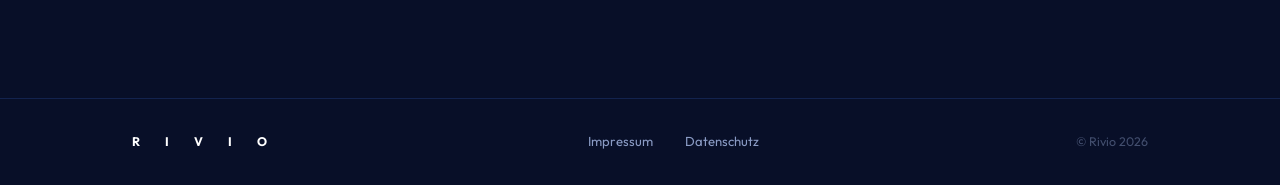
<file: rivio_fixed_fertig.html>
<!DOCTYPE html>
<html lang="de">
<head>
  <meta charset="UTF-8" />
  <meta name="viewport" content="width=device-width, initial-scale=1.0" />
  <title>Rivio – Intelligent Automation</title>
  <link href="https://fonts.googleapis.com/css2?family=Outfit:wght@300;400;500;600;700;800&display=swap" rel="stylesheet" />
  <style>
    /* ── RESET ── */
    *, *::before, *::after { box-sizing: border-box; margin: 0; padding: 0; }
    html { scroll-behavior: smooth; }

    /* ── TOKENS ── */
    :root {
      --ink:        #080f28;
      --ink-2:      #0e1a40;
      --blue:       #1a3aab;
      --blue-mid:   #2d5be3;
      --blue-glow:  #4a7fff;
      --blue-lt:    #8ab4d4;
      --white:      #ffffff;
      --muted:      #8a9bc4;
      --border:     rgba(74, 127, 255, 0.18);
      --grid-line:  rgba(74, 127, 255, 0.06);
    }

    /* ── BASE ── */
    body {
      font-family: 'Outfit', sans-serif;
      background: var(--ink);
      color: var(--white);
      line-height: 1.65;
      overflow-x: hidden;
    }

    /* ── GRID BACKGROUND ── */
    body::before {
      content: '';
      position: fixed;
      inset: 0;
      background-image:
        linear-gradient(var(--grid-line) 1px, transparent 1px),
        linear-gradient(90deg, var(--grid-line) 1px, transparent 1px);
      background-size: 48px 48px;
      pointer-events: none;
      z-index: 0;
    }

    /* ── LAYOUT ── */
    .wrap { max-width: 1080px; margin: 0 auto; padding: 0 2rem; position: relative; z-index: 1; }
    .section { padding: 7rem 0; position: relative; }

    /* ── EYEBROW ── */
    .eyebrow {
      display: inline-flex;
      align-items: center;
      gap: 0.5rem;
      font-size: 0.72rem;
      font-weight: 600;
      letter-spacing: 0.2em;
      text-transform: uppercase;
      color: var(--blue-glow);
      margin-bottom: 1.25rem;
    }
    .eyebrow::before {
      content: '';
      display: block;
      width: 20px;
      height: 1px;
      background: var(--blue-glow);
    }

    /* ── HEADINGS ── */
    h1 { font-size: clamp(2.6rem, 6vw, 4.2rem); font-weight: 800; line-height: 1.08; letter-spacing: -0.03em; }
    h2 { font-size: clamp(2rem, 4vw, 3rem); font-weight: 700; line-height: 1.15; letter-spacing: -0.025em; }
    h3 { font-size: 1.05rem; font-weight: 600; }
    .text-muted { color: var(--muted); }

    /* ── GRADIENT TEXT ── */
    .grad {
      background: linear-gradient(110deg, #ffffff 30%, var(--blue-glow) 100%);
      -webkit-background-clip: text;
      -webkit-text-fill-color: transparent;
      background-clip: text;
    }

    /* ── BUTTONS ── */
    .btn {
      display: inline-flex;
      align-items: center;
      gap: 0.5rem;
      padding: 0.8rem 1.75rem;
      border-radius: 6px;
      font-family: 'Outfit', sans-serif;
      font-size: 0.9rem;
      font-weight: 600;
      cursor: pointer;
      text-decoration: none;
      transition: all 0.2s ease;
      border: none;
    }
    .btn-primary { background: var(--blue-mid); color: #fff; box-shadow: 0 0 0 1px rgba(74,127,255,0.4); }
    .btn-primary:hover { background: var(--blue-glow); box-shadow: 0 0 24px rgba(74,127,255,0.35); }
    .btn-ghost { background: transparent; color: var(--muted); border: 1px solid var(--border); }
    .btn-ghost:hover { color: var(--white); border-color: rgba(74,127,255,0.4); }

    /* arrow icon */
    .arr {
      display: inline-block;
      width: 12px; height: 12px;
      border-top: 1.5px solid currentColor;
      border-right: 1.5px solid currentColor;
      transform: rotate(45deg);
      border-radius: 1px;
      flex-shrink: 0;
    }

    /* ━━━━━━━━━━━━━━━━━━━━━━━━━━━━━━━━━━
       HERO
    ━━━━━━━━━━━━━━━━━━━━━━━━━━━━━━━━━━ */
    #hero {
      min-height: 100vh;
      display: flex;
      align-items: center;
      padding: 6rem 0 5rem;
      position: relative;
      overflow: hidden;
    }

    #hero::after {
      content: '';
      position: absolute;
      left: 50%; top: 45%;
      transform: translate(-50%, -50%);
      width: 700px; height: 700px;
      background: radial-gradient(circle, rgba(45,91,227,0.13) 0%, transparent 70%);
      pointer-events: none;
    }

    .hero-inner {
      max-width: 760px;
      margin: 0 auto;
      text-align: center;
      position: relative;
      z-index: 2;
    }

    .hero-logo {
      display: flex;
      flex-direction: column;
      align-items: center;
      margin-bottom: 3rem;
      animation: fadeUp 0.9s ease both;
    }

    .logo-wordmark {
      font-size: 1rem;
      font-weight: 700;
      letter-spacing: 0.55em;
      color: var(--white);
      opacity: 0.9;
      margin-bottom: 0.5rem;
    }

    .logo-svg { width: 200px; }

    .hero-inner h1 { animation: fadeUp 0.9s ease 0.1s both; }

    .hero-tagline {
      font-size: 1.1rem;
      color: var(--muted);
      max-width: 480px;
      margin: 1.5rem auto 0;
      animation: fadeUp 0.9s ease 0.2s both;
    }

    .hero-cta {
      display: flex;
      align-items: center;
      justify-content: center;
      gap: 1rem;
      margin-top: 2.5rem;
      animation: fadeUp 0.9s ease 0.3s both;
    }

    #netCanvas {
      position: absolute;
      inset: 0;
      width: 100%;
      height: 100%;
      z-index: 0;
      opacity: 0.35;
    }

    /* ━━━━━━━━━━━━━━━━━━━━━━━━━━━━━━━━━━
       MARQUEE
    ━━━━━━━━━━━━━━━━━━━━━━━━━━━━━━━━━━ */
    .marquee-wrap {
      border-top: 1px solid var(--border);
      border-bottom: 1px solid var(--border);
      padding: 0.9rem 0;
      overflow: hidden;
      position: relative;
      z-index: 1;
    }

    .marquee-track {
      display: flex;
      width: max-content;
      animation: mq 28s linear infinite;
    }

    .mq-item {
      display: flex;
      align-items: center;
      gap: 1.5rem;
      padding: 0 2.5rem;
      font-size: 0.72rem;
      font-weight: 600;
      letter-spacing: 0.15em;
      text-transform: uppercase;
      color: var(--muted);
      white-space: nowrap;
    }

    .mq-dot {
      width: 3px; height: 3px;
      border-radius: 50%;
      background: var(--blue-glow);
      flex-shrink: 0;
    }

    /* ━━━━━━━━━━━━━━━━━━━━━━━━━━━━━━━━━━
       PAIN POINTS
    ━━━━━━━━━━━━━━━━━━━━━━━━━━━━━━━━━━ */
    .pain-grid {
      display: grid;
      grid-template-columns: repeat(3, 1fr);
      gap: 1px;
      background: var(--border);
      border: 1px solid var(--border);
      border-radius: 10px;
      overflow: hidden;
      margin-top: 3.5rem;
    }

    .pain-card {
      background: var(--ink);
      padding: 2rem 1.75rem;
      position: relative;
      overflow: hidden;
      transition: background 0.25s;
      opacity: 0;
      transform: translateY(16px);
    }

    .pain-card.visible {
      opacity: 1;
      transform: translateY(0);
      transition: opacity 0.5s ease, transform 0.5s ease, background 0.25s;
    }

    .pain-card:hover { background: var(--ink-2); }

    .pain-num {
      position: absolute;
      top: 1.5rem; right: 1.75rem;
      font-size: 0.65rem;
      font-weight: 700;
      letter-spacing: 0.12em;
      color: rgba(74,127,255,0.25);
    }

    .pain-card::after {
      content: '';
      position: absolute;
      top: 0; left: 0;
      width: 30px; height: 2px;
      background: var(--blue-mid);
      opacity: 0;
      transition: opacity 0.25s;
    }
    .pain-card:hover::after { opacity: 1; }

    .pain-ico { width: 36px; height: 36px; margin-bottom: 1.25rem; }
    .pain-card h3 { color: var(--white); margin-bottom: 0.5rem; font-size: 0.98rem; }
    .pain-card p  { color: var(--muted); font-size: 0.88rem; line-height: 1.6; }

    /* ━━━━━━━━━━━━━━━━━━━━━━━━━━━━━━━━━━
       SERVICES
    ━━━━━━━━━━━━━━━━━━━━━━━━━━━━━━━━━━ */
    .service-grid {
      display: grid;
      grid-template-columns: repeat(3, 1fr);
      gap: 1.25rem;
      margin-top: 3.5rem;
    }

    .service-card {
      border: 1px solid var(--border);
      border-radius: 10px;
      padding: 2.25rem 2rem;
      background: linear-gradient(135deg, rgba(26,58,171,0.08) 0%, transparent 100%);
      position: relative;
      transition: border-color 0.25s, background 0.25s;
      opacity: 0;
      transform: translateY(16px);
    }

    .service-card.visible {
      opacity: 1;
      transform: translateY(0);
      transition: opacity 0.5s ease, transform 0.5s ease, border-color 0.25s, background 0.25s;
    }

    .service-card:hover {
      border-color: rgba(74,127,255,0.4);
      background: linear-gradient(135deg, rgba(45,91,227,0.12) 0%, transparent 100%);
    }

    .service-num {
      display: block;
      font-size: 0.68rem;
      font-weight: 700;
      letter-spacing: 0.15em;
      color: var(--blue-glow);
      margin-bottom: 1.5rem;
      text-transform: uppercase;
    }

    .service-card h3 { font-size: 1.15rem; color: var(--white); margin-bottom: 0.75rem; }
    .service-card p  { color: var(--muted); font-size: 0.9rem; line-height: 1.65; }

    .tag-row { display: flex; flex-wrap: wrap; gap: 0.4rem; margin-top: 1.25rem; }
    .tag {
      font-size: 0.72rem;
      font-weight: 500;
      padding: 0.2rem 0.65rem;
      border-radius: 4px;
      border: 1px solid var(--border);
      color: var(--blue-lt);
      letter-spacing: 0.04em;
    }

    /* ━━━━━━━━━━━━━━━━━━━━━━━━━━━━━━━━━━
       PROCESS
    ━━━━━━━━━━━━━━━━━━━━━━━━━━━━━━━━━━ */
    .process-inner {
      display: grid;
      grid-template-columns: 1fr 1fr;
      gap: 5rem;
      align-items: start;
      margin-top: 1rem;
    }

    .proc-sticky { position: sticky; top: 6rem; }
    .proc-sticky h2 { margin-bottom: 1.25rem; }
    .proc-sticky p  { color: var(--muted); margin-bottom: 2rem; max-width: 360px; }

    .timeline { display: flex; flex-direction: column; }

    .t-step {
      display: flex;
      gap: 1.5rem;
      opacity: 0;
      transform: translateX(-16px);
    }

    .t-step.visible {
      opacity: 1;
      transform: translateX(0);
      transition: opacity 0.55s ease, transform 0.55s ease;
    }

    .t-left { display: flex; flex-direction: column; align-items: center; flex-shrink: 0; width: 40px; }

    .t-num {
      width: 40px; height: 40px;
      border-radius: 50%;
      border: 1px solid var(--border);
      background: var(--ink-2);
      color: var(--blue-glow);
      font-size: 0.78rem;
      font-weight: 700;
      display: flex;
      align-items: center;
      justify-content: center;
      flex-shrink: 0;
      letter-spacing: 0.05em;
    }

    .t-line {
      width: 1px;
      flex: 1;
      background: var(--border);
      min-height: 40px;
      margin: 6px 0;
    }

    .t-body { padding-bottom: 2.5rem; }
    .t-sub {
      font-size: 0.65rem;
      font-weight: 700;
      letter-spacing: 0.2em;
      text-transform: uppercase;
      color: var(--blue-glow);
      margin-bottom: 0.4rem;
    }
    .t-body h3 { color: var(--white); margin-bottom: 0.4rem; font-size: 1rem; }
    .t-body p  { color: var(--muted); font-size: 0.9rem; line-height: 1.65; }

    /* ━━━━━━━━━━━━━━━━━━━━━━━━━━━━━━━━━━
       CONTACT
    ━━━━━━━━━━━━━━━━━━━━━━━━━━━━━━━━━━ */
    .contact-box { max-width: 640px; margin: 0 auto; text-align: center; }
    .contact-box h2 { margin-bottom: 0.75rem; }
    .contact-box .sub { color: var(--muted); margin-bottom: 3rem; }

    .form-grid {
      display: grid;
      grid-template-columns: 1fr 1fr;
      gap: 0.75rem;
      text-align: left;
    }

    .form-full { grid-column: 1 / -1; }

    .form-group { display: flex; flex-direction: column; gap: 0.4rem; }

    .form-label {
      font-size: 0.72rem;
      font-weight: 600;
      letter-spacing: 0.1em;
      text-transform: uppercase;
      color: var(--muted);
    }

    .fc {
      width: 100%;
      padding: 0.75rem 1rem;
      background: var(--ink-2);
      border: 1px solid var(--border);
      border-radius: 6px;
      color: var(--white);
      font-family: 'Outfit', sans-serif;
      font-size: 0.95rem;
      outline: none;
      transition: border-color 0.2s;
    }
    .fc::placeholder { color: rgba(138,155,196,0.4); }
    .fc:focus { border-color: rgba(74,127,255,0.5); }
    textarea.fc { resize: vertical; min-height: 110px; }

    .form-submit { margin-top: 1rem; width: 100%; justify-content: center; padding: 0.9rem; font-size: 0.95rem; }

    /* ━━━━━━━━━━━━━━━━━━━━━━━━━━━━━━━━━━
       FOOTER
    ━━━━━━━━━━━━━━━━━━━━━━━━━━━━━━━━━━ */
    footer {
      border-top: 1px solid var(--border);
      padding: 2rem 0;
      position: relative;
      z-index: 1;
    }

    .footer-row {
      max-width: 1080px;
      margin: 0 auto;
      padding: 0 2rem;
      display: flex;
      align-items: center;
      justify-content: space-between;
      flex-wrap: wrap;
      gap: 1rem;
    }

    .footer-mark { font-size: 0.78rem; font-weight: 700; letter-spacing: 0.38em; color: var(--white); }
    .footer-links { display: flex; gap: 2rem; }
    .footer-links a { font-size: 0.82rem; color: var(--muted); text-decoration: none; transition: color 0.2s; }
    .footer-links a:hover { color: var(--white); }
    .footer-copy { font-size: 0.78rem; color: rgba(138,155,196,0.45); }

    /* ━━━━━━━━━━━━━━━━━━━━━━━━━━━━━━━━━━
       KEYFRAMES
    ━━━━━━━━━━━━━━━━━━━━━━━━━━━━━━━━━━ */
    @keyframes blink {
      0%, 100% { opacity: 1; } 50% { opacity: 0; }
    }
      from { opacity: 0; transform: translateY(22px); }
      to   { opacity: 1; transform: translateY(0); }
    }

    @keyframes mq {
      from { transform: translateX(0); }
      to   { transform: translateX(-50%); }
    }

    /* ━━━━━━━━━━━━━━━━━━━━━━━━━━━━━━━━━━
       RESPONSIVE
    ━━━━━━━━━━━━━━━━━━━━━━━━━━━━━━━━━━ */
    @media (max-width: 900px) {
      .pain-grid    { grid-template-columns: 1fr 1fr; }
      .service-grid { grid-template-columns: 1fr; }
      .process-inner { grid-template-columns: 1fr; gap: 3rem; }
      .proc-sticky { position: static; }
    }

    @media (max-width: 600px) {
      .pain-grid { grid-template-columns: 1fr; }
      .form-grid { grid-template-columns: 1fr; }
      .hero-cta  { flex-direction: column; }
    }
  </style>
</head>
<body>

<!-- ════ HERO ════ -->
<section id="hero">
  <canvas id="netCanvas"></canvas>

  <div class="wrap">
    <div class="hero-inner">
      <div class="hero-logo">
       <div class="logo-wordmark">R &nbsp; I &nbsp; V &nbsp; I &nbsp; O</div>
<svg class="logo-svg" viewBox="0 0 200 80" xmlns="http://www.w3.org/2000/svg" fill="none">
  <path d="M 10 26 Q 55 44, 100 48 Q 145 44, 190 26 Q 168 68, 100 72 Q 32 68, 10 26 Z" fill="#0d1f6e"/>
  <path d="M 14 33 Q 56 52, 100 56 Q 144 52, 186 33 Q 164 72, 100 76 Q 36 72, 14 33 Z" fill="#1a3aab"/>
  <path d="M 18 41 Q 57 60, 100 63 Q 143 60, 182 41 Q 160 76, 100 79 Q 40 76, 18 41 Z" fill="#2d5be3" opacity="0.85"/>
  <path d="M 22 50 Q 58 68, 100 71 Q 142 68, 178 50 Q 156 80, 100 83 Q 44 80, 22 50 Z" fill="#8ab4d4" opacity="0.55"/>
  <path d="M 10 26 Q 52 10, 100 15 Q 148 20, 190 8" stroke="#4a7fff" stroke-width="1.5" stroke-linecap="round" opacity="0.65">
    <animate attributeName="d"
      values="M 10 26 Q 52 10, 100 15 Q 148 20, 190 8;M 10 26 Q 52 38, 100 13 Q 148 6, 190 26;M 10 26 Q 52 10, 100 15 Q 148 20, 190 8"
      dur="5s" repeatCount="indefinite"/>
  </path>
</svg>
      </div>

      <h1>Wir automatisieren<br><span class="grad" id="typewriter"></span><span id="cursor" style="color:#4a7fff;animation:blink 1s step-end infinite;">|</span></h1>
      <p class="hero-tagline">Automation mit KI, n8n und smarter Software — damit Du Dich auf das Wesentliche konzentrierst.</p>

      <div class="hero-cta">
        <a href="#contact" class="btn btn-primary">Kostenloses Erstgespräch <span class="arr"></span></a>
        <a href="#process" class="btn btn-ghost">So arbeiten wir</a>
      </div>
    </div>
  </div>
</section>


<!-- ════ MARQUEE ════ -->
<div class="marquee-wrap">
  <div class="marquee-track">
    <!-- first set -->
    <div class="mq-item">Prozessanalyse <span class="mq-dot"></span></div>
    <div class="mq-item">n8n Workflows <span class="mq-dot"></span></div>
    <div class="mq-item">KI-Agenten <span class="mq-dot"></span></div>
    <div class="mq-item">CRM-Automation <span class="mq-dot"></span></div>
    <div class="mq-item">E-Mail-Automation <span class="mq-dot"></span></div>
    <div class="mq-item">API-Integrationen <span class="mq-dot"></span></div>
    <div class="mq-item">Dokumentenmanagement <span class="mq-dot"></span></div>
    <div class="mq-item">Angebotserstellung <span class="mq-dot"></span></div>
    <div class="mq-item">Rechnungsstellung <span class="mq-dot"></span></div>
    <div class="mq-item">Kunden-Onboarding <span class="mq-dot"></span></div>
    <div class="mq-item">Reporting <span class="mq-dot"></span></div>
    <!-- duplicate for seamless loop -->
    <div class="mq-item">Prozessanalyse <span class="mq-dot"></span></div>
    <div class="mq-item">n8n Workflows <span class="mq-dot"></span></div>
    <div class="mq-item">KI-Agenten <span class="mq-dot"></span></div>
    <div class="mq-item">CRM-Automation <span class="mq-dot"></span></div>
    <div class="mq-item">E-Mail-Automation <span class="mq-dot"></span></div>
    <div class="mq-item">API-Integrationen <span class="mq-dot"></span></div>
    <div class="mq-item">Dokumentenmanagement <span class="mq-dot"></span></div>
    <div class="mq-item">Angebotserstellung <span class="mq-dot"></span></div>
    <div class="mq-item">Rechnungsstellung <span class="mq-dot"></span></div>
    <div class="mq-item">Kunden-Onboarding <span class="mq-dot"></span></div>
    <div class="mq-item">Reporting <span class="mq-dot"></span></div>
  </div>
</div>


<!-- ════ PAIN POINTS ════ -->
<section id="pain" class="section">
  <div class="wrap">
    <div class="eyebrow">Ineffizienz erkennen</div>
    <h2>Was Dein Unternehmen bremst</h2>
    <p class="text-muted" style="margin-top:0.75rem;max-width:520px;font-size:1rem;">Sechs Signale, die zeigen, dass Deine Prozesse Potenzial für Automation haben: </p>

    <div class="pain-grid">

      <div class="pain-card">
        <span class="pain-num">01</span>
        <div style="width:28px;height:2px;background:#4a7fff;margin-bottom:1.25rem;"></div>
        <h3>Viel Handarbeit</h3>
        <p>Copy-Paste, manuelle Dateneingabe und repetitive Aufgaben fressen täglich wertvolle Zeit.</p>
      </div>

      <div class="pain-card">
        <span class="pain-num">02</span>
        <div style="width:28px;height:2px;background:#4a7fff;margin-bottom:1.25rem;"></div>
        <h3>Viele Fehler</h3>
        <p>Menschliche Fehler kosten Geld und Zeit.</p>
      </div>

      <div class="pain-card">
        <span class="pain-num">03</span>
        <div style="width:28px;height:2px;background:#4a7fff;margin-bottom:1.25rem;"></div>
        <h3>Langsame Abläufe</h3>
        <p>Kunden warten zu lang, interne Prozesse stocken und bremsen das Wachstum spürbar.</p>
      </div>

      <div class="pain-card">
        <span class="pain-num">04</span>
        <div style="width:28px;height:2px;background:#4a7fff;margin-bottom:1.25rem;"></div>
        <h3>Wenig Gewinn</h3>
        <p>Trotz guter Auftragslage fressen Kosten und Aufwand die Marge.</p>
      </div>

      <div class="pain-card">
        <span class="pain-num">05</span>
        <div style="width:28px;height:2px;background:#4a7fff;margin-bottom:1.25rem;"></div>
        <h3>Abhängigkeit von Personen</h3>
        <p>Fällt jemand aus, dann bleibt auch dein Geschäft stehen. Automationen hingegen werden nie krank und arbeiten 24/7.</p>
      </div>

      <div class="pain-card">
        <span class="pain-num">06</span>
       <div style="width:28px;height:2px;background:#4a7fff;margin-bottom:1.25rem;"></div>
        <h3>Unzufriedene Kunden</h3>
        <p>Fehler im Prozess wirken sich nachhaltig auf das Kundenerlebnis aus und kosten Vertrauen.</p>
      </div>

    </div>

    <div style="text-align:center;">
      <a href="#contact" class="btn btn-primary" style="margin-top:3rem;">Kostenloses Erstgespräch <span class="arr"></span></a>
    </div>
  </div>
</section>


<!-- ════ SERVICES ════ -->
<section id="services" class="section">
  <div class="wrap">
    <div class="eyebrow">Leistungen</div>
    <h2>Was wir für Dich umsetzen</h2>
    <p class="text-muted" style="margin-top:0.75rem;max-width:480px;font-size:1rem;">Drei Säulen, eine Mission: Deine Prozesse so effizient wie möglich.</p>

    <div class="service-grid">
      <div class="service-card">
        <span class="service-num">01 — Automation</span>
        <h3>Workflow-Automation</h3>
        <p>Repetitive Aufgaben laufen mit n8n automatisch — rund um die Uhr, ohne manuellen Aufwand und mit minimaler Fehlerquote.</p>
        <div class="tag-row">
         
        </div>
      </div>
      <div class="service-card">
        <span class="service-num">02 — Artificial Intelligence</span>
        <h3>KI-Implementierung</h3>
        <p>Vorteile von KI werden endlich spürbar und dein Team von kognitiver Routinearbeit befreit.</p>
        <div class="tag-row">
        
        </div>
      </div>
      <div class="service-card">
        <span class="service-num">03 — Software</span>
        <h3>Individuelle Lösungen</h3>
        <p>Maßgeschneiderte Prozesse, APIs und Sysmetintehrationen passgenau für Deine bestehende Infrastruktur.</p>
        <div class="tag-row">
         
        </div>
      </div>
    </div>
  </div>
</section>


<!-- ════ ABLAUFPLAN ════ -->
<section id="process" class="section">
  <div class="wrap">
    <div class="process-inner">
      <div class="proc-sticky">
        <div class="eyebrow">Ablaufplan</div>
        <h2>So arbeiten wir</h2>
        <p>Von der ersten Analyse bis zur fertigen Automation — transparent, schnell und mit messbaren Ergebnissen.</p>
        <a href="#contact" class="btn btn-primary">Jetzt starten <span class="arr"></span></a>
      </div>

      <div class="timeline">
        <div class="t-step">
          <div class="t-left"><div class="t-num">01</div><div class="t-line"></div></div>
          <div class="t-body">
            <div class="t-sub">Analyse</div>
            <h3>Analyse der aktuellen Prozesse</h3>
            <p>Wir schauen uns Deine bestehenden Abläufe an, identifizieren Schwachstellen und zeigen Dir genau, wo Automation und KI den größten Hebel haben.</p>
          </div>
        </div>
        <div class="t-step">
          <div class="t-left"><div class="t-num">02</div><div class="t-line"></div></div>
          <div class="t-body">
            <div class="t-sub">Planung</div>
            <h3>Erstellung des Ablaufplans</h3>
            <p>Du erhältst einen klaren, priorisierten Plan mit konkreten Maßnahmen, realistischen Zeitrahmen und vollständiger Kostentransparenz.</p>
          </div>
        </div>
        <div class="t-step">
          <div class="t-left"><div class="t-num">03</div><div class="t-line"></div></div>
          <div class="t-body">
            <div class="t-sub">Umsetzung</div>
            <h3>Umsetzung & Integration</h3>
            <p>Unser Team baut die Automationen und integriert sie nahtlos in Deine bestehenden Systeme — ohne großen Aufwand auf Deiner Seite.</p>
          </div>
        </div>
        <div class="t-step">
          <div class="t-left"><div class="t-num">04</div></div>
          <div class="t-body">
            <div class="t-sub">Liveschaltung</div>
            <h3>Übergabe & dauerhafter Support</h3>
            <p>Wir erklären alles verständlich, schulen bei Bedarf und stehen als langfristiger Partner zur Verfügung — auch wenn Dein Unternehmen wächst.</p>
          </div>
        </div>
      </div>
</section>

<!-- ════ STATS ════ -->
<section class="section">
  <div class="wrap">
    <div class="eyebrow">Zahlen sprechen für sich</div>
    <h2>Was Automation bewirkt</h2>
    <div style="display:grid;grid-template-columns:repeat(3,1fr);gap:1px;background:var(--border);border:1px solid var(--border);border-radius:10px;overflow:hidden;margin-top:3rem;">
      <div style="background:var(--ink);padding:3rem 2rem;text-align:center;border-left:1px solid var(--border);border-right:1px solid var(--border);">
  <div style="font-size:3.5rem;font-weight:800;color:#4a7fff;line-height:1;" class="count" data-target="80" data-suffix="%">0</div>
  <div style="font-size:0.75rem;font-weight:600;letter-spacing:0.1em;text-transform:uppercase;color:var(--muted);margin-top:0.75rem;">Reduktion repetitiver Aufgaben</div>
</div>
      <div style="background:var(--ink);padding:3rem 2rem;text-align:center;border-left:1px solid var(--border);border-right:1px solid var(--border);">
        <div style="font-size:3.5rem;font-weight:800;color:#4a7fff;line-height:1;" class="count" data-target="98" data-suffix="%">0</div>
        <div style="font-size:0.75rem;font-weight:600;letter-spacing:0.1em;text-transform:uppercase;color:var(--muted);margin-top:0.75rem;">weniger manuelle Fehler</div>
      </div>
      <div style="background:var(--ink);padding:3rem 2rem;text-align:center;">
        <div style="font-size:3.5rem;font-weight:800;color:#4a7fff;line-height:1;" class="count" data-target="24" data-suffix="h">0</div>
        <div style="font-size:0.75rem;font-weight:600;letter-spacing:0.1em;text-transform:uppercase;color:var(--muted);margin-top:0.75rem;">Stunden am Tag aktiv</div>
      </div>
    </div>
  </div>
</section>

<!-- ════ CONTACT ════ -->

<section id="contact" class="section">
  <div class="wrap">
    <div class="contact-box">
      <div class="eyebrow" style="justify-content:center;">Kontakt</div>
      <h2>Bereit für den<br><span class="grad">ersten Schritt?</span></h2>
      <p class="sub" style="margin-top:0.75rem;">Buch Dir jetzt Dein kostenloses Erstgespräch — wir analysieren gemeinsam Dein Potenzial.</p>

      <form action="https://formspree.io/f/xzdynwaa" method="POST"
        <div class="form-grid">
          <div class="form-group">
            <label class="form-label">Name</label>
            <input type="text" name="name" class="fc" placeholder="Max Mustermann" required />
          </div>
          <div class="form-group">
            <label class="form-label">E-Mail</label>
            <input type="email" name="email" class="fc" placeholder="max@firma.de" required />
          </div>
          <div class="form-group">
            <label class="form-label">Unternehmen</label>
            <input type="text" name="company" class="fc" placeholder="Dein Unternehmen" />
          </div>
          <div class="form-group">
            <label class="form-label">Telefon (optional)</label>
            <input type="tel" name="phone" class="fc" placeholder="+49 ..." />
          </div>
          <div class="form-group form-full">
            <label class="form-label">Anliegen</label>
            <textarea name="message" class="fc" placeholder="Was möchtest Du automatisieren?"></textarea>
          </div>
        </div>
        <button type="submit" class="btn btn-primary form-submit">
  Jetzt Termin buchen <span class="arr"></span>
</button>
      </form>
    </div>
  </div>
</section>


<!-- ════ FOOTER ════ -->
<footer>
  <div class="footer-row">
    <div class="footer-mark">R &nbsp; I &nbsp; V &nbsp; I &nbsp; O</div>
    <div class="footer-links">
      <a href="impressum.html">Impressum</a>
<a href="datenschutz.html">Datenschutz</a>
    </div>
    <span class="footer-copy">© Rivio 2026</span>
  </div>
</footer>


<script>
/* ── Animated network canvas ── */
(function(){
  const cv = document.getElementById('netCanvas');
  const cx = cv.getContext('2d');
  let W, H, pts = [];

  function resize() { W = cv.width = cv.offsetWidth; H = cv.height = cv.offsetHeight; }

  function Pt() {
    this.x = Math.random() * W;
    this.y = Math.random() * H;
    this.vx = (Math.random() - 0.5) * 0.28;
    this.vy = (Math.random() - 0.5) * 0.28;
    this.r  = Math.random() * 1.4 + 0.4;
  }

  function init() { resize(); pts = Array.from({length:55}, () => new Pt()); }

  function tick() {
    cx.clearRect(0, 0, W, H);
    pts.forEach(p => {
      p.x += p.vx; p.y += p.vy;
      if (p.x < 0 || p.x > W) p.vx *= -1;
      if (p.y < 0 || p.y > H) p.vy *= -1;
    });
    for (let i = 0; i < pts.length; i++) {
      for (let j = i+1; j < pts.length; j++) {
        const dx = pts[i].x - pts[j].x, dy = pts[i].y - pts[j].y;
        const d = Math.sqrt(dx*dx + dy*dy);
        if (d < 130) {
          cx.beginPath();
          cx.moveTo(pts[i].x, pts[i].y);
          cx.lineTo(pts[j].x, pts[j].y);
          cx.strokeStyle = `rgba(74,127,255,${(1-d/130)*0.4})`;
          cx.lineWidth = 0.5;
          cx.stroke();
        }
      }
    }
    pts.forEach(p => {
      cx.beginPath();
      cx.arc(p.x, p.y, p.r, 0, Math.PI*2);
      cx.fillStyle = 'rgba(74,127,255,0.75)';
      cx.fill();
    });
    requestAnimationFrame(tick);
  }

  window.addEventListener('resize', resize);
  init(); tick();
})();

/* ── Typewriter ── */
const words = ["Deine Prozesse.", "Dein Business.", "Deine Zukunft."];
let wi = 0, ci = 0, deleting = false;
const tw = document.getElementById('typewriter');
const cur = document.getElementById('cursor');
function type() {
  const word = words[wi];
  tw.textContent = deleting ? word.slice(0, ci--) : word.slice(0, ci++);
  if (!deleting && ci > word.length) { deleting = true; setTimeout(type, 1800); return; }
  if (deleting && ci < 0) { ci = 0; deleting = false; wi = (wi + 1) % words.length; }
  setTimeout(type, deleting ? 45 : 75);
}
setTimeout(type, 800);


const obs = new IntersectionObserver(entries => {
  entries.forEach(e => { if (e.isIntersecting) { e.target.classList.add('visible'); obs.unobserve(e.target); } });
}, { threshold: 0.1 });

document.querySelectorAll('.pain-card, .service-card, .t-step').forEach((el, i) => {
  el.style.transitionDelay = (i % 3) * 0.08 + 's';
  obs.observe(el);
});

/* ── Form submit ── */
function submitForm(e) {
  e.preventDefault();
  const btn = document.getElementById('submitBtn');
  btn.innerHTML = 'Nachricht gesendet';
  btn.style.background = '#16a34a';
  btn.style.boxShadow = '0 0 20px rgba(22,163,74,0.25)';
  btn.disabled = true;
  setTimeout(() => {
    e.target.reset();
    btn.innerHTML = 'Jetzt Termin buchen <span class="arr"></span>';
    btn.style.background = '';
    btn.style.boxShadow = '';
    btn.disabled = false;
  }, 3500);
}
</script>

<script>
const counts = document.querySelectorAll('.count');
const countObs = new IntersectionObserver(entries => {
  entries.forEach(e => {
    if (!e.isIntersecting) return;
    const target = +e.target.dataset.target;
    const suffix = e.target.dataset.suffix || '+';
    let current = 0;
    const step = target / 60;
    const timer = setInterval(() => {
      current = Math.min(current + step, target);
      e.target.textContent = Math.round(current) + suffix;
      if (current >= target) clearInterval(timer);
    }, 16);
    countObs.unobserve(e.target);
  });
}, { threshold: 0.5 });
counts.forEach(c => countObs.observe(c));
</script>

</body>
</html>
</file>
<file: assets/css/main.css>
:root {
  --bg: #07101f;
  --bg-soft: #0b1629;
  --surface: rgba(17, 31, 54, 0.72);
  --surface-solid: #101d32;
  --line: rgba(148, 177, 224, 0.16);
  --line-strong: rgba(111, 153, 255, 0.34);
  --text: #f6f8fc;
  --muted: #a7b4ca;
  --primary: #4a7fff;
  --primary-light: #83a7ff;
  --cyan: #4de2d0;
  --success: #42d79e;
  --shadow: 0 30px 90px rgba(0, 0, 0, 0.28);
  --radius-sm: 0.75rem;
  --radius-md: 1.25rem;
  --radius-lg: 1.75rem;
  --container: 1180px;
}

*, *::before, *::after { box-sizing: border-box; }
html { scroll-behavior: smooth; scroll-padding-top: 6.5rem; }
body {
  margin: 0;
  color: var(--text);
  background: var(--bg);
  font-family: "Outfit", system-ui, -apple-system, BlinkMacSystemFont, "Segoe UI", sans-serif;
  font-size: 1rem;
  line-height: 1.6;
  overflow-x: hidden;
}
body::before {
  content: "";
  position: fixed;
  inset: 0;
  z-index: -2;
  pointer-events: none;
  background:
    radial-gradient(circle at 75% 5%, rgba(74, 127, 255, 0.1), transparent 28rem),
    radial-gradient(circle at 8% 70%, rgba(77, 226, 208, 0.05), transparent 24rem);
}
img, svg { display: block; max-width: 100%; }
a { color: inherit; text-decoration: none; }
button, input, textarea { font: inherit; }
button, a { -webkit-tap-highlight-color: transparent; }
h1, h2, h3, p { margin-top: 0; }
h1, h2, h3 { line-height: 1.08; text-wrap: balance; }
h1 { margin-bottom: 1.5rem; font-size: clamp(3rem, 7vw, 6.4rem); letter-spacing: -0.055em; }
h2 { margin-bottom: 1.25rem; font-size: clamp(2.25rem, 4.8vw, 4.4rem); letter-spacing: -0.045em; }
h3 { margin-bottom: 0.75rem; font-size: 1.35rem; letter-spacing: -0.02em; }

.container { width: min(calc(100% - 3rem), var(--container)); margin-inline: auto; }
.narrow { max-width: 850px; }
.section { position: relative; padding: clamp(5rem, 9vw, 8.5rem) 0; }
.section-muted {
  border-block: 1px solid var(--line);
  background: linear-gradient(180deg, rgba(17, 31, 54, 0.4), rgba(10, 21, 38, 0.76));
}
.section-heading { max-width: 760px; margin-bottom: clamp(2.5rem, 5vw, 4.5rem); }
.section-heading > p:not(.eyebrow) { max-width: 650px; color: var(--muted); font-size: 1.1rem; }
.gradient-text {
  color: transparent;
  background: linear-gradient(100deg, var(--primary-light), var(--cyan));
  -webkit-background-clip: text;
  background-clip: text;
}
.eyebrow {
  display: flex;
  align-items: center;
  gap: 0.65rem;
  margin-bottom: 1rem;
  color: #b9c9ef;
  font-size: 0.76rem;
  font-weight: 700;
  letter-spacing: 0.13em;
  text-transform: uppercase;
}
.eyebrow > span { width: 1.9rem; height: 1px; background: var(--primary-light); }
.fine-print { margin: 1.5rem 0 0; color: #7887a0; font-size: 0.82rem; }
.sr-only {
  position: absolute;
  width: 1px;
  height: 1px;
  padding: 0;
  margin: -1px;
  overflow: hidden;
  clip: rect(0, 0, 0, 0);
  white-space: nowrap;
  border: 0;
}
.skip-link {
  position: fixed;
  top: 0.75rem;
  left: 0.75rem;
  z-index: 200;
  padding: 0.7rem 1rem;
  color: #06101e;
  background: white;
  border-radius: 0.5rem;
  transform: translateY(-150%);
}
.skip-link:focus { transform: none; }

.site-header {
  position: fixed;
  inset: 0 0 auto;
  z-index: 100;
  border-bottom: 1px solid transparent;
  transition: background 180ms ease, border-color 180ms ease, backdrop-filter 180ms ease;
}
.site-header.is-scrolled {
  border-color: var(--line);
  background: rgba(7, 16, 31, 0.84);
  backdrop-filter: blur(18px);
}
.nav-shell {
  display: flex;
  align-items: center;
  justify-content: space-between;
  width: min(calc(100% - 3rem), var(--container));
  min-height: 5rem;
  margin-inline: auto;
}
.brand { display: inline-flex; align-items: center; }
.brand-logo { width: 8rem; height: auto; }
.primary-nav { display: flex; align-items: center; gap: clamp(1rem, 2.5vw, 2rem); }
.primary-nav a {
  color: #c1cbe0;
  font-size: 0.9rem;
  font-weight: 500;
  transition: color 160ms ease;
}
.primary-nav a:hover, .primary-nav a:focus-visible, .primary-nav a[aria-current="page"] { color: white; }
.primary-nav .nav-cta { padding: 0.65rem 1rem; color: white; border: 1px solid var(--line-strong); border-radius: 999px; background: rgba(74, 127, 255, 0.12); }
.nav-toggle { display: none; width: 2.8rem; height: 2.8rem; padding: 0.65rem; border: 1px solid var(--line); border-radius: 0.65rem; color: white; background: var(--surface-solid); }
.nav-toggle > span:not(.sr-only) { display: block; width: 100%; height: 2px; margin: 4px 0; background: currentColor; transition: transform 160ms ease, opacity 160ms ease; }

.hero {
  position: relative;
  display: grid;
  align-items: center;
  min-height: min(920px, 100svh);
  padding: 9rem 0 6rem;
  overflow: hidden;
}
.hero-canvas { position: absolute; inset: 0; width: 100%; height: 100%; opacity: 0.7; }
.hero-glow, .subpage-glow {
  position: absolute;
  width: 40rem;
  height: 40rem;
  border-radius: 50%;
  pointer-events: none;
  filter: blur(15px);
  background: radial-gradient(circle, rgba(74, 127, 255, 0.15), transparent 68%);
}
.hero-glow { top: -15rem; right: -10rem; }
.hero-grid { position: relative; display: grid; grid-template-columns: minmax(0, 1.25fr) minmax(320px, 0.75fr); align-items: center; gap: clamp(3rem, 7vw, 7rem); }
.hero-copy { max-width: 820px; }
.hero-lead { max-width: 690px; color: #b4c0d5; font-size: clamp(1.1rem, 2vw, 1.3rem); }
.hero-actions { display: flex; flex-wrap: wrap; gap: 0.9rem; margin: 2.25rem 0; }
.button {
  display: inline-flex;
  align-items: center;
  justify-content: center;
  gap: 0.7rem;
  min-height: 3.25rem;
  padding: 0.82rem 1.25rem;
  border: 1px solid transparent;
  border-radius: 0.75rem;
  cursor: pointer;
  font-weight: 650;
  line-height: 1.1;
  transition: transform 160ms ease, border-color 160ms ease, background 160ms ease, box-shadow 160ms ease;
}
.button:hover { transform: translateY(-2px); }
.button:focus-visible, a:focus-visible, input:focus-visible, textarea:focus-visible, button:focus-visible { outline: 3px solid rgba(131, 167, 255, 0.65); outline-offset: 3px; }
.button-primary { color: white; background: linear-gradient(110deg, #3c6ff1, #577fff); box-shadow: 0 12px 36px rgba(74, 127, 255, 0.28); }
.button-secondary { border-color: var(--line-strong); background: rgba(12, 26, 48, 0.6); }
.trust-list { display: flex; flex-wrap: wrap; gap: 0.7rem 1.5rem; padding: 0; margin: 0; color: #9dabbe; font-size: 0.85rem; list-style: none; }
.trust-list li::before { content: "✓"; margin-right: 0.4rem; color: var(--success); }
.hero-panel {
  position: relative;
  padding: 1.5rem;
  border: 1px solid var(--line-strong);
  border-radius: var(--radius-lg);
  background: linear-gradient(145deg, rgba(18, 37, 67, 0.85), rgba(8, 20, 38, 0.9));
  box-shadow: var(--shadow);
  backdrop-filter: blur(15px);
}
.hero-panel::before { content: ""; position: absolute; inset: 1px; z-index: -1; border-radius: inherit; background: linear-gradient(145deg, rgba(255,255,255,0.04), transparent 45%); }
.panel-topline { display: flex; justify-content: space-between; padding-bottom: 1.2rem; color: var(--muted); font-size: 0.8rem; }
.live-dot { color: var(--success); }
.live-dot::before { content: ""; display: inline-block; width: 0.45rem; height: 0.45rem; margin-right: 0.4rem; border-radius: 50%; background: currentColor; box-shadow: 0 0 0 5px rgba(66, 215, 158, 0.1); }
.metric-main { display: flex; align-items: center; gap: 1rem; padding: 1.5rem 0; border-block: 1px solid var(--line); }
.metric-main strong { font-size: 3.6rem; line-height: 1; letter-spacing: -0.06em; }
.metric-main span { color: var(--muted); font-size: 0.85rem; line-height: 1.4; }
.flow-line { display: flex; align-items: center; justify-content: space-between; gap: 0.5rem; padding: 1.5rem 0 1rem; font-size: 0.72rem; }
.flow-line span { padding: 0.45rem 0.55rem; border: 1px solid var(--line); border-radius: 0.5rem; background: rgba(74, 127, 255, 0.08); }
.flow-line i { flex: 1; height: 1px; background: linear-gradient(90deg, transparent, var(--primary-light), transparent); }
.panel-bars { display: flex; align-items: flex-end; gap: 0.6rem; height: 7rem; padding: 0.8rem; border-radius: 0.75rem; background: rgba(4, 11, 23, 0.38); }
.panel-bars span { width: 25%; height: var(--value); border-radius: 0.35rem 0.35rem 0 0; background: linear-gradient(180deg, var(--cyan), var(--primary)); opacity: 0.75; }
.hero-panel > p { margin: 1rem 0 0; color: #71819a; font-size: 0.72rem; }

.marquee { overflow: hidden; border-block: 1px solid var(--line); background: rgba(11, 22, 41, 0.74); }
.marquee-track { display: flex; align-items: center; width: max-content; padding: 1.05rem 0; animation: marquee 32s linear infinite; }
.marquee span { margin: 0 1.3rem; color: #a4b4cf; font-size: 0.8rem; font-weight: 650; letter-spacing: 0.08em; text-transform: uppercase; }
.marquee i { width: 0.3rem; height: 0.3rem; border-radius: 50%; background: var(--primary); }
@keyframes marquee { to { transform: translateX(-50%); } }

.value-grid { display: grid; grid-template-columns: repeat(2, 1fr); gap: 1rem; }
.value-card, .example-card, .security-card, .news-card {
  position: relative;
  border: 1px solid var(--line);
  border-radius: var(--radius-md);
  background: linear-gradient(145deg, rgba(18, 34, 59, 0.68), rgba(9, 21, 39, 0.75));
}
.value-card { min-height: 300px; padding: clamp(1.5rem, 3vw, 2.25rem); overflow: hidden; }
.value-card::after { content: ""; position: absolute; right: -5rem; bottom: -6rem; width: 13rem; height: 13rem; border-radius: 50%; background: rgba(74, 127, 255, 0.08); filter: blur(10px); }
.value-card p { max-width: 92%; color: var(--muted); }
.value-card strong { display: block; margin-top: 1.75rem; color: #cad8fa; font-size: 0.9rem; }
.card-number { display: block; margin-bottom: 2.5rem; color: var(--primary-light); font-size: 0.76rem; font-weight: 700; letter-spacing: 0.1em; }
.example-grid { display: grid; grid-template-columns: repeat(3, 1fr); gap: 1rem; }
.example-card { padding: 1.8rem; }
.example-card p { color: var(--muted); }
.example-card strong { color: var(--cyan); font-size: 1.25rem; }
.example-icon { display: grid; place-items: center; width: 2.8rem; height: 2.8rem; margin-bottom: 2.2rem; border: 1px solid var(--line-strong); border-radius: 0.75rem; color: var(--primary-light); background: rgba(74, 127, 255, 0.1); font-size: 0.75rem; font-weight: 700; }

.team-grid { display: grid; grid-template-columns: repeat(3, 1fr); gap: 1rem; }
.team-card { overflow: hidden; border: 1px solid var(--line); border-radius: var(--radius-md); background: var(--surface); }
.team-card img { width: 100%; aspect-ratio: 4 / 4.2; object-fit: cover; border-bottom: 1px solid var(--line); background: #0e1b2e; }
.team-content { padding: 1.5rem; }
.team-role { min-height: 3rem; color: var(--primary-light); font-size: 0.9rem; font-weight: 600; }
.team-content > p:last-of-type { color: var(--muted); }
.team-content ul { display: flex; flex-wrap: wrap; gap: 0.45rem; padding: 0; margin: 1.25rem 0 0; list-style: none; }
.team-content li { padding: 0.25rem 0.55rem; border: 1px solid var(--line); border-radius: 999px; color: #aebbd0; font-size: 0.7rem; }

.offer-stack { display: grid; gap: 1rem; }
.offer-card { display: grid; grid-template-columns: 90px 1fr minmax(250px, 0.7fr); gap: 2rem; align-items: center; padding: clamp(1.5rem, 3.5vw, 2.5rem); border: 1px solid var(--line); border-radius: var(--radius-md); background: rgba(12, 26, 47, 0.7); }
.offer-index { display: grid; place-items: center; width: 4.5rem; height: 4.5rem; border: 1px solid var(--line-strong); border-radius: 50%; color: var(--primary-light); }
.offer-icon svg { width: 2rem; height: 2rem; fill: none; stroke: currentColor; stroke-width: 1.7; stroke-linecap: round; stroke-linejoin: round; }
.offer-label { margin-bottom: 0.35rem; color: var(--cyan); font-size: 0.72rem; font-weight: 700; letter-spacing: 0.1em; text-transform: uppercase; }
.offer-card p:last-child, .offer-card li { color: var(--muted); }
.offer-card ul { margin: 0; padding-left: 1.25rem; }
.offer-card li + li { margin-top: 0.45rem; }
.offer-card li strong { color: #d6def0; }

.process-layout { display: grid; grid-template-columns: 0.8fr 1.2fr; gap: clamp(3rem, 7vw, 7rem); }
.text-link { display: inline-flex; align-items: center; gap: 0.5rem; color: var(--primary-light); font-weight: 650; }
.text-link:hover { color: white; }
.process-list { padding: 0; margin: 0; list-style: none; }
.process-list li { display: grid; grid-template-columns: 3rem 1fr; gap: 1rem; padding: 1.5rem 0; border-top: 1px solid var(--line); }
.process-list li:last-child { border-bottom: 1px solid var(--line); }
.process-list > li > span { color: var(--primary-light); font-size: 0.75rem; font-weight: 700; }
.process-list h3 { margin-bottom: 0.5rem; }
.process-list p { margin: 0; color: var(--muted); }

.section-security { background: radial-gradient(circle at 80% 40%, rgba(74, 127, 255, 0.1), transparent 30rem); }
.security-grid { display: grid; grid-template-columns: repeat(4, 1fr); gap: 1rem; }
.security-card { padding: 1.6rem; }
.security-card > span { display: grid; place-items: center; width: 3rem; height: 3rem; margin-bottom: 2rem; border-radius: 0.7rem; color: var(--primary-light); background: rgba(74, 127, 255, 0.12); font-size: 0.75rem; font-weight: 700; }
.security-card p { margin-bottom: 0; color: var(--muted); font-size: 0.9rem; }

.news-grid { display: grid; grid-template-columns: repeat(3, 1fr); gap: 1rem; }
.news-card { display: flex; flex-direction: column; min-height: 390px; padding: 1.7rem; transition: transform 180ms ease, border-color 180ms ease; }
.news-card:hover { transform: translateY(-4px); border-color: var(--line-strong); }
.news-meta { display: flex; justify-content: space-between; gap: 1rem; margin-bottom: 2.5rem; color: #8290a7; font-size: 0.75rem; }
.news-card p { color: var(--muted); }
.news-card blockquote { margin: 0 0 1rem; padding-left: 1rem; border-left: 2px solid var(--primary); color: #dbe4f7; font-size: 0.95rem; font-style: italic; }
.news-card .text-link { margin-top: auto; font-size: 0.88rem; }

.productivity-layout { display: grid; grid-template-columns: minmax(280px, 0.72fr) minmax(500px, 1.28fr); align-items: center; gap: clamp(3rem, 6vw, 6rem); }
.productivity-layout .section-heading { margin-bottom: 0; }
.productivity-chart { margin: 0; padding: clamp(1.25rem, 3vw, 2rem); border: 1px solid var(--line-strong); border-radius: var(--radius-lg); background: linear-gradient(145deg, rgba(18, 37, 67, 0.88), rgba(8, 20, 38, 0.94)); box-shadow: var(--shadow); }
.productivity-chart figcaption { display: flex; flex-direction: column; margin-bottom: 1rem; }
.productivity-chart figcaption strong { font-size: 1.05rem; }
.productivity-chart figcaption span, .productivity-chart > p { color: var(--muted); font-size: 0.78rem; }
.productivity-chart svg { width: 100%; height: auto; overflow: visible; }
.chart-grid line { stroke: rgba(148, 177, 224, 0.12); stroke-width: 1; }
.chart-axis line { stroke: rgba(202, 216, 250, 0.55); stroke-width: 1.5; }
.chart-labels text, .chart-values text { fill: #95a5be; font: 12px "Outfit", sans-serif; text-anchor: end; }
.chart-labels .axis-title { fill: #c3cee1; font-size: 13px; text-anchor: middle; }
.chart-area { fill: rgba(74, 127, 255, 0.12); }
.chart-line { fill: none; stroke: var(--cyan); stroke-width: 4; stroke-linecap: round; }
.chart-points circle { fill: var(--bg); stroke: var(--cyan); stroke-width: 4; }
.chart-values text { fill: #dce5f7; font-weight: 600; text-anchor: middle; }
.productivity-chart > p { margin: 0.5rem 0 0; }

.contact-section { overflow: hidden; }
.contact-section::before { content: ""; position: absolute; right: -15rem; bottom: -15rem; width: 40rem; height: 40rem; border-radius: 50%; background: rgba(74, 127, 255, 0.09); filter: blur(30px); }
.contact-layout { position: relative; display: grid; grid-template-columns: 0.8fr 1.2fr; gap: clamp(3rem, 7vw, 7rem); }
.contact-note { margin-top: 2.5rem; padding: 1.2rem; border-left: 2px solid var(--primary); background: rgba(74, 127, 255, 0.07); }
.contact-note p { margin: 0.35rem 0; color: var(--muted); font-size: 0.9rem; }
.contact-form { padding: clamp(1.5rem, 4vw, 2.5rem); border: 1px solid var(--line-strong); border-radius: var(--radius-lg); background: rgba(13, 28, 50, 0.86); box-shadow: var(--shadow); }
.field-grid { display: grid; grid-template-columns: repeat(2, 1fr); gap: 1rem; }
.contact-form label { display: grid; gap: 0.4rem; margin-bottom: 1rem; color: #c8d2e4; font-size: 0.82rem; font-weight: 600; }
.contact-form label span { color: #77869d; font-weight: 400; }
.contact-form input, .contact-form textarea { width: 100%; border: 1px solid var(--line); border-radius: 0.65rem; color: white; background: rgba(4, 12, 24, 0.52); outline: none; }
.contact-form input { min-height: 3rem; padding: 0.7rem 0.8rem; }
.contact-form textarea { resize: vertical; min-height: 9rem; padding: 0.8rem; }
.contact-form input:focus, .contact-form textarea:focus { border-color: var(--primary-light); }
.contact-form .button:disabled { cursor: wait; opacity: 0.68; transform: none; }
.form-honeypot { position: absolute; left: -10000px; width: 1px; height: 1px; overflow: hidden; }
.form-privacy { color: #8290a7; font-size: 0.75rem; }
.form-privacy a { color: #aab9d2; text-decoration: underline; text-underline-offset: 0.15em; }
.form-status { min-height: 1.5rem; margin: 0.8rem 0 0; color: var(--cyan); font-size: 0.86rem; }
.form-status[data-state="loading"] { color: #a9b8d0; }
.form-status[data-state="success"] { color: var(--cyan); }
.form-status[data-state="error"] { color: #ff9b9b; }

.site-footer { padding: 4.5rem 0 1.5rem; border-top: 1px solid var(--line); background: #050c17; }
.footer-grid { display: grid; grid-template-columns: 1.5fr 0.7fr 0.7fr; gap: 3rem; }
.footer-grid > div > p { max-width: 420px; margin: 1.25rem 0 0; color: var(--muted); }
.footer-grid nav { display: grid; align-content: start; gap: 0.65rem; }
.footer-grid nav strong { margin-bottom: 0.5rem; font-size: 0.82rem; }
.footer-grid nav a { color: var(--muted); font-size: 0.86rem; }
.footer-grid nav a:hover { color: white; }
.footer-bottom { display: flex; justify-content: space-between; margin-top: 3.5rem; padding-top: 1.25rem; border-top: 1px solid var(--line); color: #6d7c93; font-size: 0.75rem; }

.subpage-hero { position: relative; padding: 11rem 0 5.5rem; overflow: hidden; border-bottom: 1px solid var(--line); }
.subpage-glow { top: -15rem; left: 25%; }
.subpage-hero h1 { font-size: clamp(3.1rem, 7vw, 5.8rem); }
.subpage-hero .narrow > p:not(.eyebrow) { max-width: 690px; color: var(--muted); font-size: 1.15rem; }
.tally-section { padding-top: 5rem; }
.tally-intro { max-width: 760px; margin-bottom: 2rem; }
.tally-intro > p:not(.eyebrow) { color: var(--muted); }
.tally-frame { background: transparent; }
.tally-frame iframe { display: block; width: 100%; margin-bottom: -2px; border: 0; background: #09102b; color-scheme: dark; clip-path: inset(0 0 2px); }
.tally-fallback { margin: 1.25rem 0 0; color: var(--muted); text-align: center; }
.analysis-next { padding-top: 3rem; }

.reveal { opacity: 0; transform: translateY(18px); transition: opacity 600ms ease, transform 600ms ease; }
.reveal.is-visible { opacity: 1; transform: none; }

@media (max-width: 980px) {
  .nav-toggle { display: block; }
  .primary-nav {
    position: absolute;
    top: calc(100% + 0.5rem);
    right: 1.5rem;
    left: 1.5rem;
    display: grid;
    gap: 0;
    padding: 0.75rem;
    border: 1px solid var(--line-strong);
    border-radius: 1rem;
    background: rgba(7, 16, 31, 0.97);
    box-shadow: var(--shadow);
    visibility: hidden;
    opacity: 0;
    transform: translateY(-0.5rem);
    transition: opacity 160ms ease, transform 160ms ease, visibility 160ms ease;
  }
  .primary-nav.is-open { visibility: visible; opacity: 1; transform: none; }
  .primary-nav a { padding: 0.8rem; border-radius: 0.5rem; }
  .primary-nav a:hover { background: rgba(74, 127, 255, 0.1); }
  .primary-nav .nav-cta { margin-top: 0.35rem; text-align: center; }
  .nav-toggle[aria-expanded="true"] > span:nth-child(2) { transform: translateY(6px) rotate(45deg); }
  .nav-toggle[aria-expanded="true"] > span:nth-child(3) { opacity: 0; }
  .nav-toggle[aria-expanded="true"] > span:nth-child(4) { transform: translateY(-6px) rotate(-45deg); }
  .hero { min-height: auto; }
  .hero-grid, .process-layout, .contact-layout, .productivity-layout { grid-template-columns: 1fr; }
  .hero-panel { max-width: 620px; }
  .team-grid, .news-grid { grid-template-columns: repeat(2, 1fr); }
  .team-card:last-child, .news-card:last-child { grid-column: 1 / -1; max-width: calc(50% - 0.5rem); }
  .offer-card { grid-template-columns: 70px 1fr; }
  .offer-card > ul { grid-column: 2; }
  .security-grid { grid-template-columns: repeat(2, 1fr); }
}

@media (max-width: 700px) {
  html { scroll-padding-top: 5rem; }
  .container, .nav-shell { width: min(calc(100% - 2rem), var(--container)); }
  .nav-shell { min-height: 4.5rem; }
  .primary-nav { right: 1rem; left: 1rem; }
  .brand-logo { width: 7rem; }
  .hero { padding: 8rem 0 4.5rem; }
  .hero-actions { align-items: stretch; flex-direction: column; }
  .hero-actions .button { width: 100%; }
  .trust-list { align-items: flex-start; flex-direction: column; }
  .value-grid, .example-grid, .team-grid, .news-grid, .security-grid, .field-grid { grid-template-columns: 1fr; }
  .team-card:last-child, .news-card:last-child { grid-column: auto; max-width: none; }
  .offer-card { grid-template-columns: 1fr; gap: 1.25rem; }
  .offer-card > ul { grid-column: auto; }
  .offer-index { width: 3.5rem; height: 3.5rem; }
  .footer-grid { grid-template-columns: 1fr 1fr; }
  .footer-grid > div:first-child { grid-column: 1 / -1; }
  .subpage-hero { padding-top: 9rem; }
  .tally-frame iframe { min-height: 570px; }
}

@media (max-width: 430px) {
  .section { padding-block: 4.5rem; }
  h1 { font-size: 2.75rem; }
  h2 { font-size: 2.25rem; }
  .hero-panel { padding: 1rem; }
  .metric-main strong { font-size: 2.8rem; }
  .flow-line span { padding: 0.4rem; font-size: 0.62rem; }
  .footer-grid { grid-template-columns: 1fr; }
  .footer-grid > div:first-child { grid-column: auto; }
  .footer-bottom { align-items: flex-start; flex-direction: column; gap: 0.4rem; }
}

@media (prefers-reduced-motion: reduce) {
  html { scroll-behavior: auto; }
  *, *::before, *::after { scroll-behavior: auto !important; animation-duration: 0.01ms !important; animation-iteration-count: 1 !important; transition-duration: 0.01ms !important; }
  .reveal { opacity: 1; transform: none; }
  .hero-canvas { display: none; }
}
</file>
